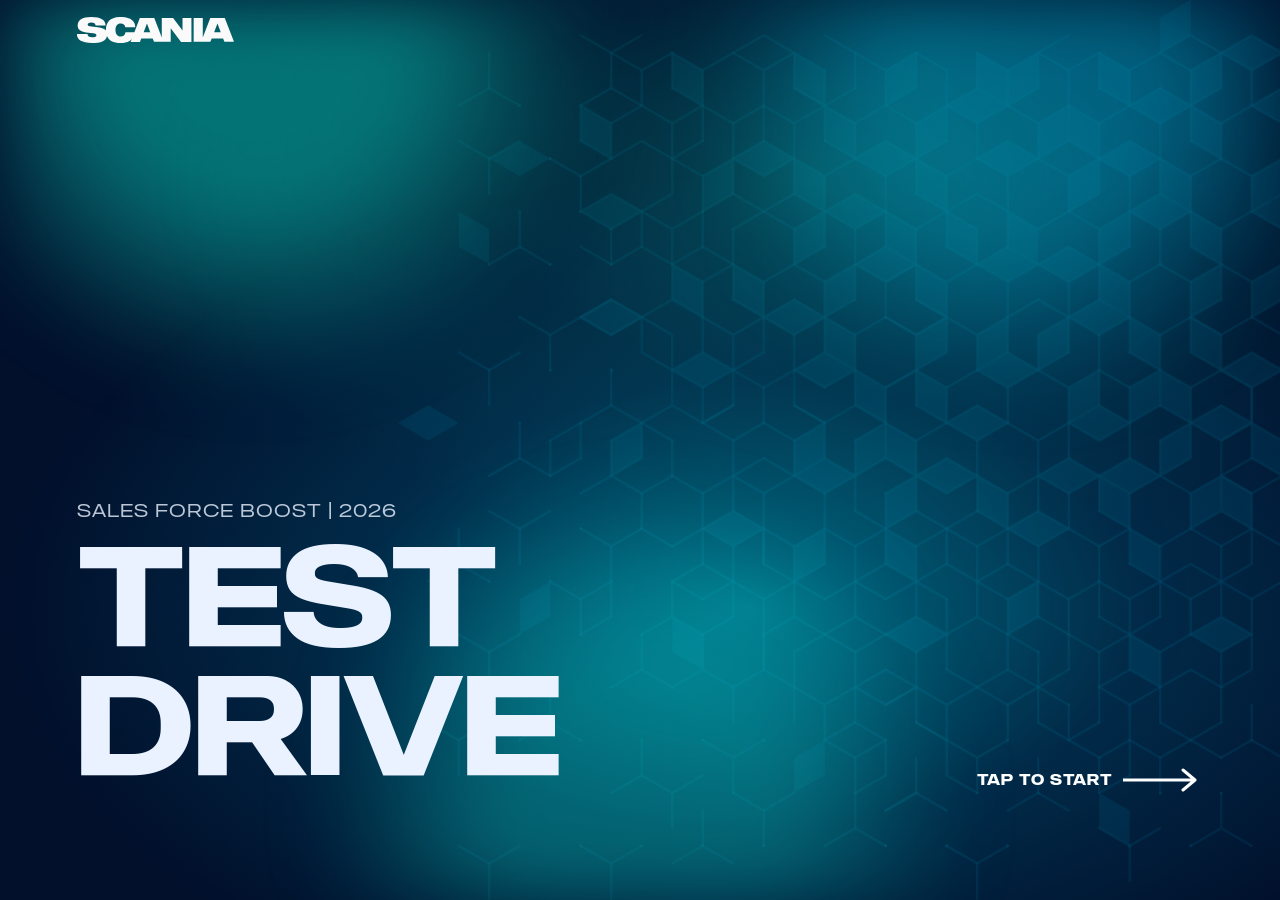
<file: index.html>
<!DOCTYPE html>
<html lang="en">
<head>
  <meta charset="UTF-8" />
  <meta name="viewport" content="width=device-width, initial-scale=1.0, maximum-scale=1.0, user-scalable=no, viewport-fit=cover" />
  <!-- set before any CSS resolves, so the first paint is never sized off the
       unreliable 1vh/100dvh fallback — see core.js for the full explanation -->
  <script>document.documentElement.style.setProperty('--vh', window.innerHeight * 0.01 + 'px');</script>
  <!-- iPad: run fullscreen when added to the home screen -->
  <meta name="apple-mobile-web-app-capable" content="yes" />
  <meta name="mobile-web-app-capable" content="yes" />
  <meta name="apple-mobile-web-app-status-bar-style" content="black-translucent" />
  <meta name="apple-mobile-web-app-title" content="Test Drive" />
  <meta name="theme-color" content="#02102c" />
  <link rel="apple-touch-icon" href="assets/apple-touch-icon.png" />
  <link rel="icon" type="image/svg+xml" href="assets/app-icon.svg" />
  <!-- Android/Chrome: run standalone (no address bar) when added to the home screen -->
  <link rel="manifest" href="manifest.json" />
  <title>Scania · Test Drive</title>
  <link rel="stylesheet" href="styles.css?v=315" />
  <script>if(!location.search)location.replace('index.html?v=11');</script>
</head>
<body class="test form-testdrive">
  <!-- decorative full-page background -->
  <div class="bg-hex" aria-hidden="true"></div>
  <div class="bg-glow" aria-hidden="true"></div>

  <!-- animated hex spotlight layer -->
  <div class="bg-hex-glow" aria-hidden="true"></div>
  <!-- discreet way for staff to reach the admin page -->
  <a class="admin-link" href="admin.html">Admin</a>
  <button class="restart-link" id="restartBtn">Restart</button>

  <main id="app" class="app"><!-- evaluation flow renders here --></main>

  <script src="core.js?v=101"></script>
  <script src="sheets.js?v=22"></script>
  <script src="test.js?v=60"></script>
  <script>
  (function() {
    // Orb 1 — cool cyan, 28s loop
    var pts1 = [[20,10],[72,28],[55,78],[82,52],[18,68],[20,10]];
    var dur1 = 28000;
    // Orb 2 — #01AAD3, 22s loop, different starting phase
    var pts2 = [[78,82],[18,55],[65,18],[30,72],[85,35],[78,82]];
    var dur2 = 22000;
    var start = performance.now() - 8000; // offset so orbs start apart
    var cover = null;
    var baseBg = null;
    function lerp(a,b,t){ return a+(b-a)*t; }
    function ease(t){ return t<0.5?2*t*t:(1-Math.pow(-2*t+2,2)/2); }
    function orbAt(pts, dur, now) {
      var elapsed = (now - start) % dur;
      var n = pts.length - 1;
      var seg = (elapsed / dur) * n;
      var i = Math.min(Math.floor(seg), n-1);
      var f = ease(seg - i);
      return [lerp(pts[i][0], pts[i+1][0], f), lerp(pts[i][1], pts[i+1][1], f)];
    }
    function tick(now) {
      if (!cover || !cover.isConnected) { cover = document.querySelector('.cover'); baseBg = null; }
      if (cover && document.body.classList.contains('is-intro')) {
        if (!baseBg) baseBg = getComputedStyle(cover).background;
        var p1 = orbAt(pts1, dur1, now);
        var p2 = orbAt(pts2, dur2, now);
        cover.style.background =
          'radial-gradient(ellipse 58% 48% at '+p1[0].toFixed(2)+'% '+p1[1].toFixed(2)+'%, rgba(0,240,255,0.42) 0%, rgba(0,200,240,0.15) 52%, transparent 100%), ' +
          'radial-gradient(ellipse 52% 42% at '+p2[0].toFixed(2)+'% '+p2[1].toFixed(2)+'%, rgba(9,172,160,0.38) 0%, rgba(9,140,130,0.13) 52%, transparent 100%), ' +
          baseBg;
      } else if (cover && baseBg) {
        cover.style.background = baseBg;
      }
      requestAnimationFrame(tick);
    }
    requestAnimationFrame(tick);
  })();
  </script>
</body>
</html>
</file>
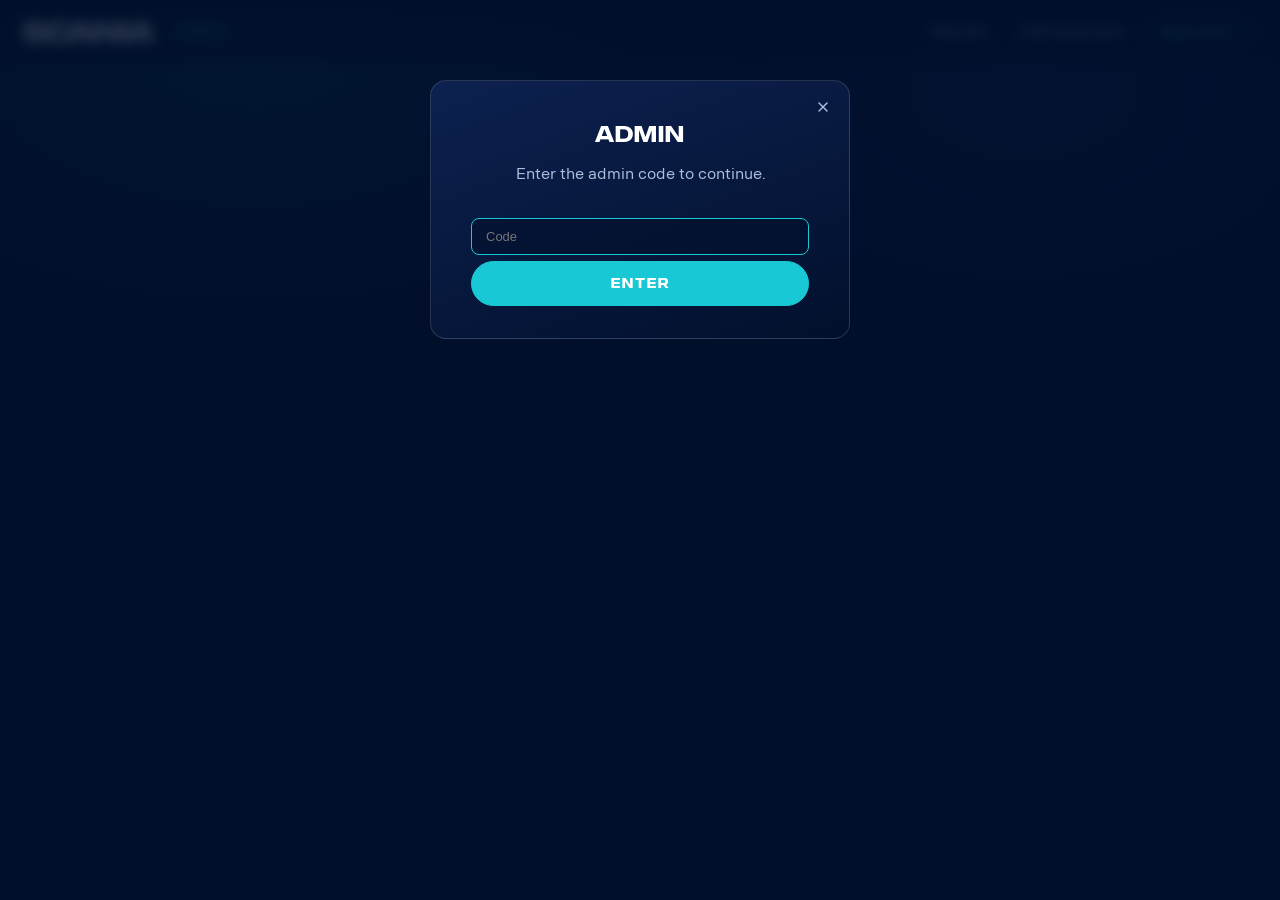
<file: admin.html>
<!DOCTYPE html>
<html lang="en">
<head>
  <meta charset="UTF-8" />
  <meta name="viewport" content="width=device-width, initial-scale=1.0, maximum-scale=1.0, user-scalable=no, viewport-fit=cover" />
  <meta name="theme-color" content="#02102c" />
  <!-- iPad: can be added to the home screen and run as an app, like the kiosk pages -->
  <meta name="apple-mobile-web-app-capable" content="yes" />
  <meta name="mobile-web-app-capable" content="yes" />
  <meta name="apple-mobile-web-app-status-bar-style" content="black-translucent" />
  <meta name="apple-mobile-web-app-title" content="Admin" />
  <link rel="apple-touch-icon" href="assets/apple-touch-icon.png" />
  <link rel="icon" type="image/svg+xml" href="assets/app-icon.svg" />
  <link rel="manifest" href="manifest-admin.json" />
  <title>Scania · Test Drive — Admin</title>
  <link rel="stylesheet" href="styles.css?v=315" />
</head>
<body class="admin">
  <div class="bg-hex" aria-hidden="true"></div>
  <div class="bg-glow" aria-hidden="true"></div>

  <nav class="topnav" aria-label="Admin">
    <span class="topnav__brand"><img class="logo" src="assets/scania-logo.svg" alt="Scania" /><span class="topnav__tag">Admin</span></span>
    <div class="topnav__links">
      <button class="navlink" data-tab="results">Results</button>
      <button class="navlink" data-tab="editor">Edit&nbsp;questions</button>
      <a class="navlink navlink--ext" id="openTestLink" href="index.html">Open&nbsp;test&nbsp;↗</a>
    </div>
  </nav>

  <main id="app" class="app"><!-- results / editor render here --></main>

  <script src="core.js?v=101"></script>
  <script src="sheets.js?v=22"></script>
  <script src="admin.js?v=138"></script>
</body>
</html>
</file>
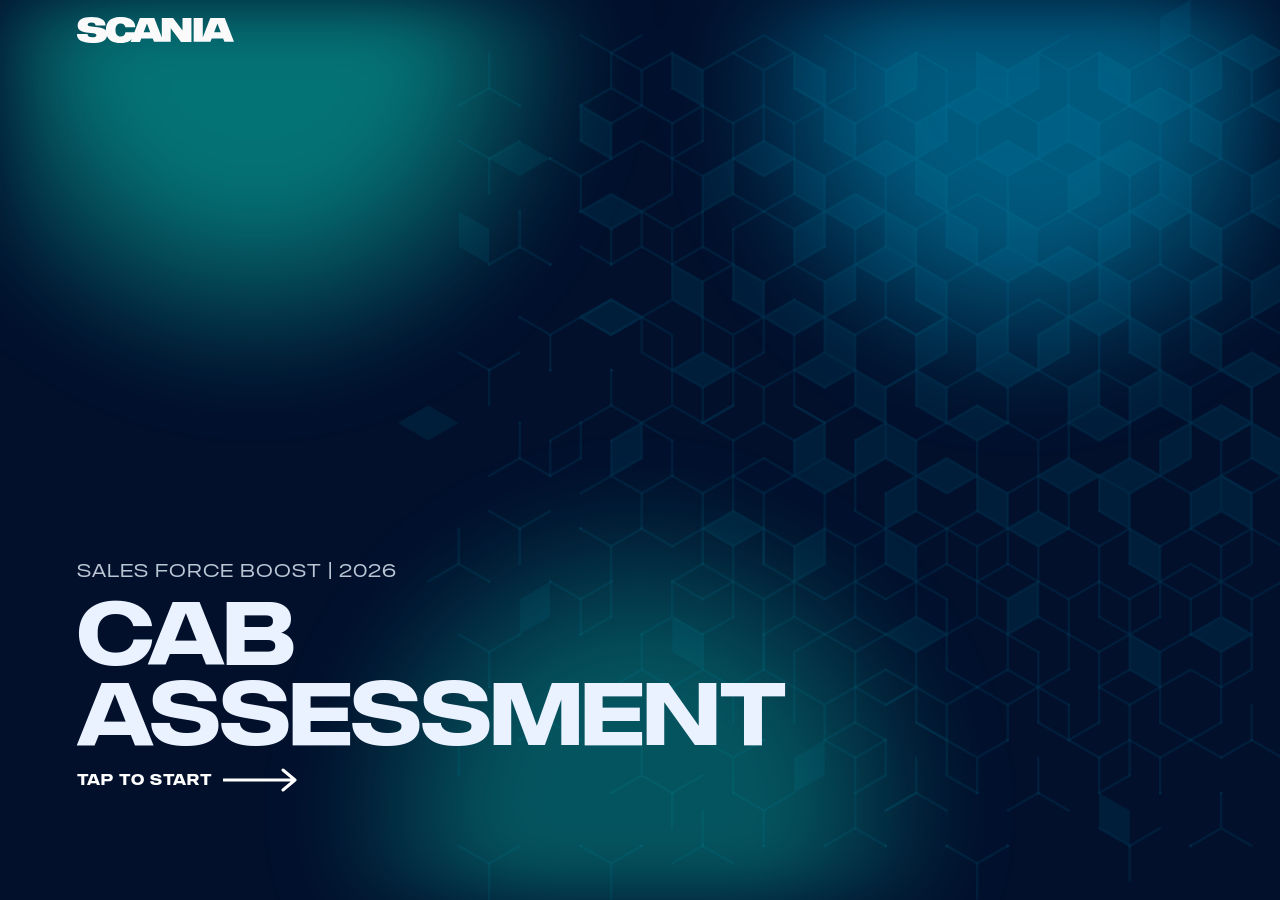
<file: cab.html>
<!DOCTYPE html>
<html lang="en">
<head>
  <meta charset="UTF-8" />
  <meta name="viewport" content="width=device-width, initial-scale=1.0, maximum-scale=1.0, user-scalable=no, viewport-fit=cover" />
  <!-- set before any CSS resolves, so the first paint is never sized off the
       unreliable 1vh/100dvh fallback — see core.js for the full explanation -->
  <script>document.documentElement.style.setProperty('--vh', window.innerHeight * 0.01 + 'px');</script>
  <meta name="apple-mobile-web-app-capable" content="yes" />
  <meta name="mobile-web-app-capable" content="yes" />
  <meta name="apple-mobile-web-app-status-bar-style" content="black-translucent" />
  <meta name="apple-mobile-web-app-title" content="Cab Assessment" />
  <meta name="theme-color" content="#02102c" />
  <link rel="apple-touch-icon" href="assets/apple-touch-icon.png" />
  <link rel="icon" type="image/svg+xml" href="assets/app-icon.svg" />
  <!-- Android/Chrome: run standalone (no address bar) when added to the home screen -->
  <link rel="manifest" href="manifest-cab.json" />
  <meta http-equiv="Cache-Control" content="no-cache, no-store, must-revalidate" />
  <meta http-equiv="Pragma" content="no-cache" />
  <title>Scania · Cab Assessment</title>
  <link rel="stylesheet" href="styles.css?v=315" />
  <script>if(!location.search)location.replace('cab.html?v=9');</script>
</head>
<body class="test form-cab">
  <div class="bg-hex" aria-hidden="true"></div>
  <div class="bg-glow" aria-hidden="true"></div>
  <div class="bg-hex-glow" aria-hidden="true" style="display:none"></div>
  <a class="admin-link" href="admin.html?form=cab">Admin</a>
  <button class="restart-link" id="restartBtn">Restart</button>

  <main id="app" class="app"></main>

  <script src="core.js?v=101"></script>
  <script src="sheets.js?v=22"></script>
  <script src="cab.js?v=99"></script>
</body>
</html>
</file>
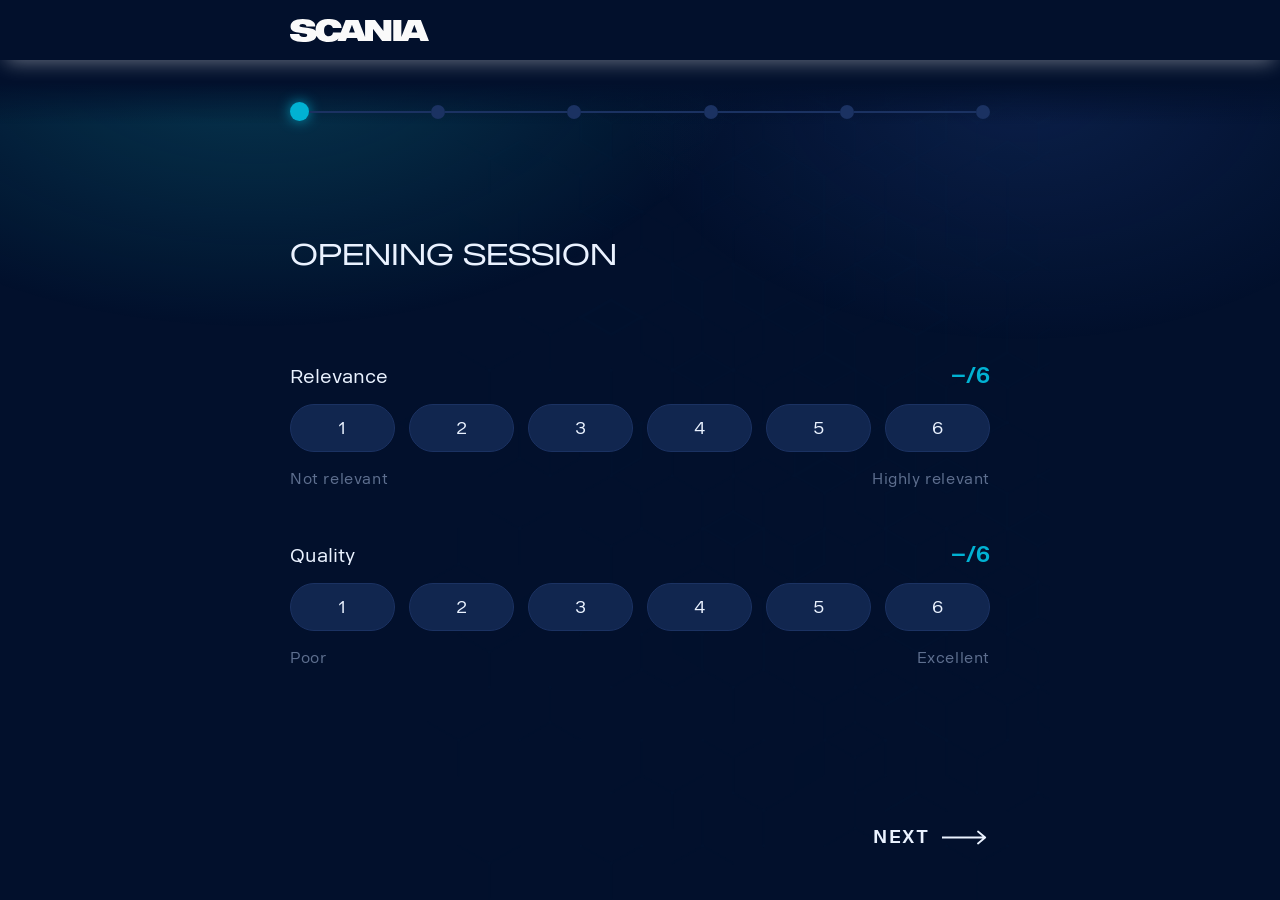
<file: eval.html>
<!DOCTYPE html>
<html lang="en">
<head>
  <meta charset="UTF-8" />
  <meta name="viewport" content="width=device-width, initial-scale=1.0, maximum-scale=1.0, user-scalable=no, viewport-fit=cover" />
  <script>document.documentElement.style.setProperty('--vh', window.innerHeight * 0.01 + 'px');</script>
  <meta name="robots" content="noindex, nofollow" />
  <meta name="apple-mobile-web-app-capable" content="yes" />
  <meta name="mobile-web-app-capable" content="yes" />
  <meta name="apple-mobile-web-app-status-bar-style" content="black-translucent" />
  <meta name="apple-mobile-web-app-title" content="Session Evaluation" />
  <meta name="theme-color" content="#02102c" />
  <link rel="apple-touch-icon" href="assets/apple-touch-icon.png" />
  <link rel="icon" type="image/svg+xml" href="assets/app-icon.svg" />
  <meta http-equiv="Cache-Control" content="no-cache, no-store, must-revalidate" />
  <meta http-equiv="Pragma" content="no-cache" />
  <title>Scania · Session Evaluation</title>
  <link rel="stylesheet" href="styles.css?v=315" />
</head>
<body class="test form-cab form-eval">
  <div class="bg-hex" aria-hidden="true"></div>
  <div class="bg-glow" aria-hidden="true"></div>
  <div class="bg-hex-glow" aria-hidden="true" style="display:none"></div>

  <main id="app" class="app"></main>

  <script src="core.js?v=101"></script>
  <script src="eval.js?v=8"></script>
</body>
</html>
</file>
<file: styles.css>
/* ============================================================
   SCANIA · TEST DRIVE — Sales Force Boost 2026
   Visual system derived from the Figma evaluation tool
   ============================================================ */

@property --mx  { syntax: '<percentage>'; initial-value: 20%; inherits: false; }
@property --my  { syntax: '<percentage>'; initial-value: 10%; inherits: false; }
@property --gx1 { syntax: '<percentage>'; initial-value: 20%; inherits: false; }
@property --gy1 { syntax: '<percentage>'; initial-value: 5%;  inherits: false; }
@property --gx2 { syntax: '<percentage>'; initial-value: 80%; inherits: false; }
@property --gy2 { syntax: '<percentage>'; initial-value: 10%; inherits: false; }

@property --gx1 { syntax: '<percentage>'; inherits: false; initial-value: 20%; }
@property --gy1 { syntax: '<percentage>'; inherits: false; initial-value: 5%; }
@property --gx2 { syntax: '<percentage>'; inherits: false; initial-value: 80%; }
@property --gy2 { syntax: '<percentage>'; inherits: false; initial-value: 10%; }
@property --gx3 { syntax: '<percentage>'; inherits: false; initial-value: 50%; }
@property --gy3 { syntax: '<percentage>'; inherits: false; initial-value: 90%; }

@keyframes glow-orb1 {
  0%   { --gx1: 20%; --gy1:  5%; }
  25%  { --gx1: 72%; --gy1: 28%; }
  50%  { --gx1: 50%; --gy1: 75%; }
  75%  { --gx1: 12%; --gy1: 52%; }
  100% { --gx1: 20%; --gy1:  5%; }
}
@keyframes glow-orb2 {
  0%   { --gx2: 80%; --gy2: 10%; }
  33%  { --gx2: 22%; --gy2: 65%; }
  66%  { --gx2: 68%; --gy2: 88%; }
  100% { --gx2: 80%; --gy2: 10%; }
}
@keyframes glow-orb3 {
  0%   { --gx3: 50%; --gy3: 90%; }
  25%  { --gx3: 15%; --gy3: 40%; }
  50%  { --gx3: 85%; --gy3: 55%; }
  75%  { --gx3: 40%; --gy3: 20%; }
  100% { --gx3: 50%; --gy3: 90%; }
}
@keyframes spotlight-move {
  0%   { --mx: 20%; --my: 10%; }
  20%  { --mx: 72%; --my: 28%; }
  40%  { --mx: 55%; --my: 78%; }
  60%  { --mx: 82%; --my: 52%; }
  80%  { --mx: 18%; --my: 68%; }
  100% { --mx: 20%; --my: 10%; }
}
@keyframes hex-pulse {
  0%, 100% { opacity: .38; }
  50%       { opacity: .62; }
}


@font-face {
  font-family: 'ScaniaSansHeadline';
  src: url('assets/ScaniaSansHeadline-Bold.woff2') format('woff2'),
       url('assets/ScaniaSansHeadline-Bold.woff') format('woff');
  font-weight: 700 900;
  font-style: normal;
}

@font-face {
  font-family: 'ScaniaSansHeadline';
  src: url('assets/ScaniaSansHeadline-Regular.woff2') format('woff2'),
       url('assets/ScaniaSansHeadline-Regular.woff') format('woff');
  font-weight: 100 600;
  font-style: normal;
}

@font-face {
  font-family: 'ScaniaSans';
  src: url('assets/ScaniaSans-Regular.woff2') format('woff2'),
       url('assets/ScaniaSans-Regular.woff') format('woff');
  font-weight: 100 600;
  font-style: normal;
}

@font-face {
  font-family: 'ScaniaSans';
  src: url('assets/ScaniaSans-Bold.woff2') format('woff2'),
       url('assets/ScaniaSans-Bold.woff') format('woff');
  font-weight: 700 900;
  font-style: normal;
}

:root {
  /* core palette */
  --navy-900: #02102c;   /* page / screen base */
  --navy-850: #06173a;
  --navy-800: #0a1e44;   /* raised surfaces */
  --navy-700: #11264f;   /* inputs / tracks */
  --navy-600: #1b3262;   /* borders */
  --ink: #eaf2ff;
  --ink-dim: #9fb2d0;
  --ink-faint: #5e6f8f;

  /* accent */
  --teal: #18c8d4;
  --teal-bright: #2ee6ef;
  --teal-deep: #0a8f9a;

  /* brand colours (for bars / pills / radar) */
  --scania-a: #1ad7e0;  --scania-b: #0a8f9a;
  --volvo-a:  #62299b;  --volvo-b:  #efb4d8;
  --daf-a:    #7c2d10;  --daf-b:    #ff8000;
  --merc-a:   #c2c2c2;  --merc-b:   #3a3a3a;
  --man-a:    #b45309;  --man-b:    #f7a525;

  --radius: 18px;
  --radius-sm: 11px;
  --shadow: 0 24px 60px -20px rgba(0, 0, 0, .7);
  --maxw-phone: 460px;

  --font: 'ScaniaSans', system-ui, -apple-system, 'Segoe UI', Roboto, sans-serif;
}

* { box-sizing: border-box; }

html, body {
  margin: 0;
  min-height: 100%;
  background: var(--navy-900);
  color: var(--ink);
  font-family: var(--font);
  -webkit-font-smoothing: antialiased;
  -webkit-text-size-adjust: 100%;
  text-size-adjust: 100%;
  overscroll-behavior-y: none;            /* no rubber-band / pull-to-refresh */
  -webkit-tap-highlight-color: transparent;
  /* pan-x/pan-y (not "manipulation") so pinch-zoom is blocked too, not just
     double-tap zoom — this is a kiosk, panning/scrolling (admin's Results
     page) still needs to work, actual zooming doesn't. */
  touch-action: pan-x pan-y;
  /* No text selection anywhere in the kiosk/admin UI — a long-press
     shouldn't pop a selection handle on a touchscreen app. Inputs/
     textareas are exempted right below so typing a code or pasting a
     webhook URL in the admin panel still works normally. */
  -webkit-user-select: none;
  user-select: none;
}
input, textarea {
  -webkit-user-select: text;
  user-select: text;
}

body { padding-top: calc(64px + env(safe-area-inset-top)); }
/* test page has no top nav; also a safety net against document-level scroll
   if --vh (see core.js) is ever briefly off — the kiosk flow is a fixed
   single viewport and should never be scrollable regardless. */
body.test { padding-top: env(safe-area-inset-top); overflow: hidden; }
body.is-intro .bg-hex { animation: hex-pulse 20s ease-in-out infinite; }
body.is-intro .bg-glow {
  animation: glow-orb1 40s ease-in-out infinite, glow-orb2 28s ease-in-out infinite, glow-orb3 52s ease-in-out infinite;
  background:
    radial-gradient(circle 55vmin at var(--gx1) var(--gy1), var(--glow-c1, rgba(7,169,158,.65)) 30%, transparent 70%),
    radial-gradient(circle 50vmin at var(--gx2) var(--gy2), var(--glow-c2, rgba(1,152,195,.55)) 30%, transparent 70%),
    radial-gradient(circle 52vmin at var(--gx3) var(--gy3), rgba(7,169,158,.45) 30%, transparent 70%);
  filter: blur(35px);
}


.bg-hex-glow {
  position: fixed;
  inset: 0;
  z-index: 1;
  pointer-events: none;
  opacity: 0;
  border-radius: 50%;
  filter: blur(60px);
}
body.is-intro .bg-hex-glow {
  opacity: 1;
  transition: opacity 0.5s;
  background: radial-gradient(60% 60% at 50% 38%, var(--glow-hex-c, rgba(18,200,212,.35)) 0%, transparent 70%);
}
body.test.is-intro .bg-hex-glow { opacity: 0; }

/* tactile press feedback (touch + click) */
.pill, .vehicle, .btn, .btn-pill, .navlink, .iconbtn, .linkbtn, .cover, .options .pill {
  -webkit-user-select: none;
  user-select: none;
}
.pill:active, .vehicle:active, .btn:active, .btn-pill:active, .iconbtn:active { transform: scale(.97); }
.cover:active { transform: scale(.995); }

/* ---------- decorative background ---------- */
.bg-hex,
.bg-glow {
  position: fixed;
  inset: 0;
  z-index: 0;
  pointer-events: none;
}
.bg-hex {
  opacity: .6;
  animation: none;
  background-image: url("assets/pattern.svg");
  background-size: cover;
  background-position: center;
  background-repeat: no-repeat;
}
.bg-glow {
  --gx1: 20%; --gy1: 5%;
  --gx2: 80%; --gy2: 10%;
  --gx3: 50%; --gy3: 90%;
  background:
    radial-gradient(55% 45% at var(--gx1) var(--gy1), var(--glow-c1, rgba(24,200,212,.22)), transparent 70%),
    radial-gradient(45% 40% at var(--gx2) var(--gy2), var(--glow-c2, rgba(60,110,220,.16)), transparent 70%);
  animation: none;
}

/* ---------- top nav ---------- */
.topnav {
  position: fixed;
  top: 0; left: 0; right: 0;
  min-height: calc(64px + var(--safe-top, 0px));   /* 64px of bar below the iPad status bar, so the logo and links are not squeezed into what is left */
  z-index: 50;
  display: flex;
  align-items: center;
  justify-content: space-between;
  padding: var(--safe-top, 0px) calc(22px + env(safe-area-inset-right)) 0 calc(22px + env(safe-area-inset-left));
  background: linear-gradient(180deg, rgba(2, 16, 44, .92), rgba(2, 16, 44, .55));
  backdrop-filter: blur(10px);
  border-bottom: 1px solid rgba(27, 50, 98, .6);
}
.topnav__brand {
  background: none;
  border: none;
  cursor: default;
  padding: 0;
  display: flex;
  align-items: center;
  gap: 11px;
}
.topnav__tag {
  font-size: 11px;
  font-weight: 700;
  letter-spacing: .16em;
  text-transform: uppercase;
  color: var(--teal);
  border: 1px solid rgba(24, 200, 212, .4);
  border-radius: 999px;
  padding: 4px 10px;
}
/* logo is now an image (assets/scania-logo.svg) — sized by height per context */
.logo {
  display: inline-block;
  width: auto;
  height: 22px;
  vertical-align: middle;
}
.topnav .logo { height: 22px; }
.screen__head .logo { height: 19px; }
.cover > .logo { height: 26px; align-self: flex-start; }   /* don't stretch in column flex */
.slide--cover .logo { align-self: flex-start; }
.topnav__links { display: flex; gap: 6px; align-items: center; }
.navlink {
  background: none;
  border: 1px solid transparent;
  color: var(--ink-dim);
  font-family: var(--font);
  font-weight: 800;
  font-size: 13px;
  letter-spacing: .04em;
  padding: 9px 14px;
  border-radius: 999px;
  cursor: pointer;
  text-decoration: none;
  display: inline-flex;
  align-items: center;
  transition: all .18s ease;
}
.navlink:hover { color: #fff; background: rgba(27, 50, 98, .5); }
.navlink.is-active {
  color: var(--navy-900);
  background: var(--teal);
  border-color: var(--teal);
}
.navlink--ext { color: var(--teal); border-color: rgba(24, 200, 212, .35); }
.navlink--ext:hover { background: rgba(24, 200, 212, .12); color: var(--teal-bright); }

/* test page (no top nav) — invisible corner tap target for the admin page.
   Flush against the physical top-right corner (not inset from it) and
   sized well beyond a normal button, so tapping anywhere in that corner —
   not one precise little spot — opens admin. */
.admin-link {
  position: fixed;
  top: 0;
  right: 0;
  width: 130px;
  height: 100px;
  display: block;
  z-index: 60;
  color: var(--ink-faint);
  text-decoration: none;
  border: none;
  opacity: 0;
}
.sync-badge {
  position: fixed; left: 14px; bottom: 12px; z-index: 60;
  display: none;
  padding: 6px 12px;
  border: 1px solid rgba(255, 190, 80, .55);
  border-radius: 999px;
  background: rgba(40, 28, 6, .8);
  color: #ffbe50;
  font-family: inherit; font-size: 12px; font-weight: 600; line-height: 1; letter-spacing: .02em;
  cursor: pointer;
}
body.is-intro .sync-badge:not([hidden]) { display: block; }
.screen__head-left, .screen__head-right { display: flex; align-items: center; gap: 14px; }
.restart-link {
  font-size: 11px;
  font-weight: 700;
  letter-spacing: .14em;
  text-transform: uppercase;
  color: var(--ink-faint);
  background: none;
  cursor: pointer;
  padding: 9px 14px;
  border-radius: 999px;
  border: 1px solid transparent;
  opacity: .45;
  transition: all .18s ease;
  display: none;
}
.restart-link:hover { opacity: 1; color: var(--ink-dim); border-color: var(--navy-600); background: rgba(2, 16, 44, .5); }

/* ---------- app shell ---------- */
.app {
  position: relative;
  z-index: 1;
  display: flex;
  justify-content: center;
  padding: 34px 20px 80px;
}

/* ---------- the "screen" (phone-style card) ---------- */
.screen {
  position: relative;
  width: 100%;
  max-width: var(--maxw-phone);
  min-height: 720px;
  border-radius: var(--radius);
  background:
    linear-gradient(180deg, rgba(20, 44, 92, .55), rgba(2, 16, 44, .2) 38%),
    var(--navy-900);
  border: 1px solid rgba(27, 50, 98, .8);
  box-shadow: var(--shadow);
  padding: 26px 26px 24px;
  --pad-x: 26px;
  --pad-top: 26px;
  display: flex;
  flex-direction: column;
  overflow: hidden;
}
.screen__body {
  display: flex;
  flex-direction: column;
  flex: 1 1 auto;
  min-height: 0;
  animation: fade .32s ease both;
}
.screen::before {  /* pattern texture inside the screen */
  content: "";
  position: absolute;
  inset: 0;
  opacity: .25;
  background-image: url("assets/pattern.svg");
  background-size: cover;
  background-position: center;
  background-repeat: no-repeat;
  pointer-events: none;
}
.screen > * { position: relative; z-index: 1; }

@keyframes fade {
  from { opacity: 0; }
  to   { opacity: 1; }
}

/* screen header (in-screen Scania + vehicle chip) — bleeds edge-to-edge past
   .screen's own padding (via matching --pad-x/--pad-top custom props). Same
   background as the screen itself — the separation from the content below
   comes from a light glow cast off its bottom edge, not a colour change. */
.screen__head {
  display: flex;
  align-items: center;
  justify-content: space-between;
  min-height: 54px;   /* 26px (.vehicle-chip height) + this rule's own 14px+14px padding, so the header's total height stays fixed whether or not a chip is present */
  position: relative;
  z-index: 1;
  background: var(--navy-900);
  margin: calc(-1 * var(--pad-top, 26px)) calc(-1 * var(--pad-x, 26px)) 36px calc(-1 * var(--pad-x, 26px));
  padding: 14px var(--pad-x, 26px);
}
.screen__head::before {
  /* isolates the glow (::after) from the page's decorative bg-glow blobs,
     which sit right at the top of the page (teal left, blue right) and
     would otherwise tint the glow unevenly and inconsistently between
     screens/vehicles. Fades out rather than cutting off hard, so it
     never reads as a visible block — by the point it's fully transparent,
     the glow itself (::after) has already faded to nothing too. */
  content: '';
  position: absolute;
  left: 0;
  right: 0;
  top: 100%;
  height: 64px;
  background: linear-gradient(180deg, var(--navy-900) 0%, var(--navy-900) 35%, transparent 100%);
  z-index: 0;
  pointer-events: none;
}
.screen__head::after {
  content: '';
  position: absolute;
  inset: 0;
  box-shadow: 0 8px 20px -6px rgba(255,255,255,.4);
  z-index: 1;
  pointer-events: none;
}
.screen__head .logo { font-size: 18px; }

.vehicle-chip {
  display: inline-flex;
  align-items: center;
  height: 26px;
  font-size: 11px;
  font-weight: 700;
  letter-spacing: .08em;
  padding: 0 13px;
  border-radius: 999px;
  border: none;
  color: #fff;
  background: transparent;
  box-shadow: 0 0 14px -2px var(--chip, var(--teal));
  white-space: nowrap;
  position: relative;
}
/* Cab Assessment's intro shows its pre-set vehicle as this chip — make it
   bigger there specifically, not the (unrelated) one in the question-flow
   header, which stays at its current size. */
.cover .vehicle-chip { font-size: 20px; height: 46px; padding: 0 26px; }
/* Cab Assessment's per-vehicle countdown (see cab.js): white while time
   remains, red and counting up ("+0:42") once it's run out. Tabular
   figures so the digits don't jiggle sideways every second. */
.cab-timer {
  font-size: 17px;
  font-weight: 700;
  letter-spacing: .04em;
  font-variant-numeric: tabular-nums;
  color: #fff;
  white-space: nowrap;
  margin-right: 6px;
}
.cab-timer.is-over { color: #ff5a5a; }
@media (min-width: 760px) { .cab-timer { font-size: 22px; margin-right: 10px; } }
.vehicle-chip::before {
  content: '';
  position: absolute;
  inset: 0;
  border-radius: 999px;
  padding: 1.5px;
  background: linear-gradient(135deg, var(--chip, var(--teal)), var(--chip-b, var(--chip, var(--teal))));
  -webkit-mask: linear-gradient(#fff 0 0) content-box, linear-gradient(#fff 0 0);
  -webkit-mask-composite: xor;
  mask-composite: exclude;
  pointer-events: none;
}

.screen__title {
  font-family: 'ScaniaSansHeadline', var(--font);
  font-size: 22px;
  font-weight: 400;
  line-height: 1.2;
  letter-spacing: 0.07px;
  text-transform: uppercase;
  margin: 0;
}
.question-icon { display: block; box-sizing: border-box; width: 112px; height: 112px; object-fit: contain; opacity: 1; margin-bottom: 20px; background: var(--navy-800); border-radius: 10px; padding: 14px; }
.route-icon { display: block; box-sizing: border-box; width: auto; max-width: 100%; height: clamp(130px, 22vh, 290px); object-fit: contain; opacity: 1; margin: 0 auto 12px; background: var(--navy-800); border-radius: 10px; padding: 14px; }
.question-head { display: flex; align-items: stretch; gap: 28px; margin-top: clamp(24px, 5vh, 44px); }
/* Cab Assessment: the icon sits beside just the title (not the whole
   instruction block below it) — center them against each other instead of
   stretching the icon to the title's full height. */
.question-head--cab { gap: clamp(24px, 5vh, 44px); align-items: center; }
.question-head .route-icon { flex: 0 0 auto; width: 34%; max-width: 230px; height: 100%; margin: 0; }
.question-head .question-icon { flex: 0 0 auto; margin: 0; }
.question-head__text { flex: 1 1 auto; min-width: 0; }
.question-head__text .screen__title { margin-top: 0; }
.question-head__text .screen__sub-group { margin-top: 16px; }
.question-head--cab > .screen__title { margin-top: 0; flex: 1 1 auto; min-width: 0; }
/* the instruction text runs full-width below the icon+title row, instead of
   sharing a narrower column with the icon — gives a long multi-sentence
   instruction (e.g. "Cab Entry") the whole width to wrap cleanly into. */
.question-head--cab + .screen__sub-group { margin-top: 16px; }
.screen__sub-group .screen__sub { margin: 0; }
.question-metrics { margin-top: clamp(20px, 10vh, 84px); }
.question-metrics-cab { margin-top: clamp(24px, 10vh, 90px); }
.screen__sub {
  color: var(--ink-dim);
  font-family: 'ScaniaSans', var(--font);
  font-weight: 400;
  font-size: 24px;
  letter-spacing: 0.07px;
  line-height: 1.2;
  margin: 34px 0 0;
  /* avoids a single stray word getting wrapped onto its own line at the
     end of a paragraph (e.g. "...the bed with the\niPad.") */
  text-wrap: pretty;
}
@media (max-width: 600px) {
  .question-head { flex-direction: column; align-items: stretch; margin-top: 26px; }
  .question-head--cab { gap: 24px; }
  .question-head .route-icon { width: auto; max-width: 100%; height: clamp(64px, 11vh, 128px); margin: 0 auto 8px; }
  .question-head .question-icon { width: 92px; height: 92px; margin: 0 auto 12px; }
  .question-metrics { margin-top: 20px; }
  .question-metrics-cab { margin-top: 32px; }
  body.test .stepper { margin-bottom: 28px; }
  .metric { margin-bottom: 22px; }
  .screen__title { font-size: 20px; }
  .screen__sub { font-size: 18px; }
}
.screen__label {
  color: #fff;
  font-family: 'ScaniaSansHeadline', var(--font);
  font-weight: 400;
  font-size: 18px;
  letter-spacing: 1px;
  text-transform: uppercase;
  margin: 0 0 14px;
}
.vehicle-section {
  margin-top: 100px;
}

/* ---------- confirm modal ---------- */
.confirm-overlay {
  position: fixed;
  inset: 0;
  background: rgba(2, 16, 44, 0.85);
  backdrop-filter: blur(6px);
  display: flex;
  align-items: center;
  justify-content: center;
  z-index: 999;
  animation: fade .2s ease both;
}
/* For any confirm-box with a text input (the admin code prompts): centering
   via align-items on a full-viewport-height flex container recalculates —
   and visibly jumps — every time the on-screen keyboard opens or closes and
   resizes the visual viewport. Anchoring near the top with a fixed pixel
   offset instead means it never has to move once the keyboard appears. */
.confirm-overlay--top {
  align-items: flex-start;
  padding-top: max(80px, env(safe-area-inset-top));
}
.confirm-box {
  position: relative;
  background: linear-gradient(160deg, #0d2150, #02102c);
  border: 1px solid rgba(255,255,255,0.14);
  border-radius: 16px;
  padding: 40px 40px 32px;
  max-width: 420px;
  width: 90%;
  text-align: center;
}
.confirm-box__close {
  position: absolute;
  top: 10px;
  right: 10px;
  width: 32px;
  height: 32px;
  display: flex;
  align-items: center;
  justify-content: center;
  background: transparent;
  border: none;
  color: #aebfde;
  cursor: pointer;
  border-radius: 999px;
  transition: background .15s, color .15s;
}
.confirm-box__close:hover { background: rgba(255,255,255,.08); color: #fff; }
.confirm-box__close svg { width: 16px; height: 16px; display: block; }
.confirm-box__title {
  font-family: 'ScaniaSansHeadline', var(--font);
  font-size: 22px;
  font-weight: 700;
  color: #fff;
  margin: 0 0 14px;
  text-transform: uppercase;
  letter-spacing: 1px;
}
.confirm-box__msg {
  font-size: 15px;
  color: #aebfde;
  line-height: 1.6;
  margin: 0 0 32px;
}
.confirm-box__btns {
  display: flex;
  gap: 16px;
  justify-content: center;
}
.confirm-box__btns button {
  flex: 1;
  padding: 14px 20px;
  border-radius: 999px;
  font-family: 'ScaniaSansHeadline', var(--font);
  font-size: 13px;
  font-weight: 700;
  letter-spacing: 2px;
  text-transform: uppercase;
  cursor: pointer;
  transition: all .16s ease;
}
.confirm-box__btns .btn-cancel {
  background: transparent;
  border: 1px solid rgba(255,255,255,0.25);
  color: #aebfde;
}
.confirm-box__btns .btn-cancel:hover { border-color: #fff; color: #fff; }
.confirm-box__btns .btn-confirm {
  background: var(--teal);
  border: 1px solid var(--teal);
  color: #fff;
}
.confirm-box__btns .btn-confirm:hover { opacity: .85; }

/* "Test connection" (admin Sheets sync) — spinner morphs into a check or cross */
.testconn-box .confirm-box__btns { justify-content: center; }
.testconn-box .btn-cancel { flex: 0 0 auto; padding-left: 32px; padding-right: 32px; }
.testconn-icon {
  width: 64px;
  height: 64px;
  margin: 0 auto 20px;
  border-radius: 50%;
  display: flex;
  align-items: center;
  justify-content: center;
  font-size: 30px;
  font-weight: 900;
  color: #fff;
  box-sizing: border-box;
}
.testconn-icon--spin {
  border: 4px solid rgba(255, 255, 255, .15);
  border-top-color: var(--teal);
  animation: testconn-spin .8s linear infinite;
}
.testconn-icon--ok { background: rgba(46, 204, 113, .15); border: 2px solid #2ecc71; color: #2ecc71; }
.testconn-icon--fail { background: rgba(255, 90, 90, .15); border: 2px solid #ff5a5a; color: #ff5a5a; }
@keyframes testconn-spin { to { transform: rotate(360deg); } }

/* ---------- language/country selects ---------- */
.lang-select-wrap {
  margin-top: 120px;
  display: flex;
  flex-direction: column;
  align-items: center;
}
.lang-select-wrap .screen__label {
  width: 100%;
  max-width: 480px;
  text-align: left;
  margin: 0 0 10px;
}
.lang-select-wrap .screen__label + .std-select + .screen__label,
.lang-select-wrap .screen__label + .lang-picker + .screen__label {
  margin-top: 56px;
}

/* Language picker — a custom dropdown instead of a native <select>, only
   because a native <option> can't render the "AI-translated" icon next
   to a language's name (browsers ignore any markup inside <option> and
   show text only). Closed, it's styled identically to .std-select. */
.lang-picker { position: relative; width: 100%; max-width: 480px; }
.lang-picker__trigger {
  width: 100%;
  text-align: left;
  font-weight: 400;
}
.lang-picker__list {
  position: absolute;
  top: calc(100% + 6px);
  left: 0;
  right: 0;
  max-height: 320px;
  overflow-y: auto;
  background: #02102c;
  border: 1px solid rgba(255,255,255,0.18);
  border-radius: 10px;
  box-shadow: 0 12px 32px rgba(0,0,0,.45);
  z-index: 20;
  padding: 6px;
}
.lang-picker__opt {
  width: 100%;
  display: flex;
  align-items: center;
  justify-content: space-between;
  gap: 12px;
  padding: 12px 12px;
  background: transparent;
  border: none;
  border-radius: 8px;
  color: #fff;
  font-family: var(--font);
  font-size: 15px;
  text-align: left;
  cursor: pointer;
}
.lang-picker__opt:hover { background: rgba(255,255,255,0.08); }
.lang-picker__opt.is-selected { background: rgba(24,200,212,.16); color: var(--teal); }
.lang-picker__ai {
  flex-shrink: 0;
  width: 28px;
  height: 28px;
  /* the source SVG is drawn in dark navy (for a light background) —
     force it to solid white so it reads against this dark dropdown
     instead of swapping in a separate light/dark asset */
  filter: brightness(0) invert(1);
}
.std-select {
  width: 100%;
  max-width: 480px;
  padding: 14px 18px;
  background: rgba(255,255,255,0.06);
  border: 1px solid rgba(255,255,255,0.18);
  border-radius: 10px;
  color: #fff;
  font-family: var(--font);
  font-size: 16px;
  appearance: none;
  -webkit-appearance: none;
  background-image: url("data:image/svg+xml,%3Csvg xmlns='http://www.w3.org/2000/svg' width='16' height='10' viewBox='0 0 16 10'%3E%3Cpath d='M1 1l7 7 7-7' stroke='%23aebfde' stroke-width='1.5' fill='none' stroke-linecap='round'/%3E%3C/svg%3E");
  background-repeat: no-repeat;
  background-position: right 16px center;
  cursor: pointer;
}
.std-select:focus { outline: none; border-color: var(--teal); }
.std-select option { background: #02102c; color: #fff; }

/* ---------- footer actions ---------- */
.screen__foot {
  margin-top: auto;
  padding-top: 28px;
  display: flex;
  align-items: center;
  justify-content: space-between;
}
.linkbtn {
  background: none;
  border: none;
  color: var(--ink);
  font-family: var(--font);
  font-weight: 700;
  font-size: 15px;
  letter-spacing: .1em;
  text-transform: uppercase;
  cursor: pointer;
  display: inline-flex;
  align-items: center;
  gap: 12px;
  padding: 24px 24px;
  transition: color .18s ease;
}
.linkbtn:hover { color: var(--teal-bright); }
.linkbtn[disabled] { opacity: .3; cursor: not-allowed; pointer-events: none; }
.linkbtn .arrow { width: 40px; height: 13px; }

/* ---------- option pills (language) ---------- */
.options { display: flex; flex-direction: column; gap: 13px; align-items: center; margin-top: 180px; }
.pill {
  width: 70%;
  min-width: 180px;
  box-sizing: border-box;
  text-align: center;
  padding: 12px 18px;
  border-radius: 999px;
  border: 1.5px solid var(--navy-600);
  background: rgba(10, 30, 68, .35);
  color: var(--ink);
  font-family: var(--font);
  font-weight: 700;
  font-size: 13px;
  letter-spacing: .12em;
  text-transform: uppercase;
  cursor: pointer;
  transition: all .18s ease;
}
.pill:hover { border-color: var(--teal); color: #fff; }
.pill.is-selected {
  background: #fff;
  color: var(--navy-900);
  border-color: #fff;
}

/* ---------- vehicle grid ---------- */
.vgrid {
  display: grid;
  grid-template-columns: 1fr 1fr;
  gap: 20px 11px;
  margin-top: 6px;
}
.vehicle {
  padding: 11px 8px;
  border-radius: 999px;
  border: 1.5px solid transparent;
  background: transparent;
  color: #fff;
  font-family: 'ScaniaSansHeadline', var(--font);
  font-weight: 700;
  font-size: 12.5px;
  letter-spacing: .2px;
  line-height: 1.25;
  text-align: center;
  cursor: pointer;
  transition: all .16s ease;
  /* Full vehicle names vary a lot in length (e.g. "Mercedes Actros 1851
     LS 4x2 E6" vs "MAN TGX") — wrap onto a second line for the longer
     ones instead of clipping with an ellipsis, since a truncated model
     name is actively misleading on an evaluation button. The pill's
     border-radius still rounds fully, so a wrapped 2-line button reads
     as a slightly taller capsule rather than a perfect circle-ended
     pill — an acceptable tradeoff for never hiding part of a name. */
  white-space: normal;
  position: relative;
}
.vehicle::before {
  content: '';
  position: absolute;
  inset: 0;
  border-radius: 999px;
  padding: 1.5px;
  background: linear-gradient(135deg, var(--brand, var(--navy-600)), var(--brand-b, var(--brand, var(--navy-600))));
  -webkit-mask: linear-gradient(#fff 0 0) content-box, linear-gradient(#fff 0 0);
  -webkit-mask-composite: xor;
  mask-composite: exclude;
  pointer-events: none;
}
.vehicle:hover {
  transform: none;
}
.vehicle.is-selected {
  background: linear-gradient(135deg, var(--brand, var(--teal)), var(--brand-b, var(--brand, var(--teal))));
  color: #fff;
  border: 1.5px solid #fff;
  box-shadow: 0 0 22px -3px var(--brand, var(--teal)), 0 0 28px -8px var(--brand-b, var(--brand, var(--teal)));
}
/* DAF's two-tone orange pair blends into a muddy mid-tone at the midpoint of a
   smooth gradient — use hard stops so it reads as two crisp blocks of colour instead. */
.vehicle[data-brand="daf"]::before {
  background: linear-gradient(135deg, var(--brand, #7c2d10) 0%, var(--brand, #7c2d10) 25%, var(--brand-b, #ff8000) 75%, var(--brand-b, #ff8000) 100%);
}
.vehicle.is-selected[data-brand="daf"] {
  background: linear-gradient(135deg, var(--brand, #7c2d10) 0%, var(--brand, #7c2d10) 25%, var(--brand-b, #ff8000) 75%, var(--brand-b, #ff8000) 100%);
}
.vehicle-chip[data-brand="daf"]::before {
  background: linear-gradient(135deg, var(--chip, #7c2d10) 0%, var(--chip, #7c2d10) 25%, var(--chip-b, #ff8000) 75%, var(--chip-b, #ff8000) 100%);
}
/* Mercedes runs its silver/black pair the other way (bottom-left to top-right). */
.vehicle[data-brand="mercedes"]::before {
  background: linear-gradient(315deg, var(--brand, #c2c2c2), var(--brand-b, var(--brand, #c2c2c2)));
}
.vehicle.is-selected[data-brand="mercedes"] {
  background: linear-gradient(315deg, var(--brand, #c2c2c2), var(--brand-b, var(--brand, #c2c2c2)));
}
.vehicle-chip[data-brand="mercedes"]::before {
  background: linear-gradient(315deg, var(--chip, #c2c2c2), var(--chip-b, var(--chip, #c2c2c2)));
}
.bar-fill[data-brand="mercedes"] {
  background: linear-gradient(270deg, var(--a, #c2c2c2), var(--b, #3a3a3a));
}
.vehicle.is-selected::before { display: none; }

/* ---------- progress stepper ---------- */
.stepper { display: flex; align-items: center; margin: 6px 0 clamp(28px, 8vh, 100px); }
.stepper__dot {
  width: 11px; height: 11px;
  border-radius: 50%;
  background: var(--navy-600);
  flex: 0 0 auto;
  transition: all .25s ease;
}
.stepper__line {
  flex: 1 1 auto;
  height: 2px;
  background: var(--navy-600);
  transition: background .25s ease;
}
.stepper__dot.is-done { background: var(--step, var(--teal)); }
.stepper__line.is-done { background: var(--step, var(--teal)); }
.stepper__dot.is-current {
  width: 15px; height: 15px;
  background: var(--step, var(--teal));
  box-shadow: 0 0 14px -1px var(--step, var(--teal));
}

/* ---------- sliders ---------- */
.metric { margin-bottom: 30px; }
.metric__top {
  display: flex;
  align-items: baseline;
  justify-content: space-between;
  margin-bottom: 12px;
}
.metric__label { font-size: 15px; font-weight: 600; }
.metric__value {
  font-size: 16px;
  font-weight: 800;
  color: var(--teal-bright);
  font-variant-numeric: tabular-nums;
}
.slider {
  -webkit-appearance: none;
  appearance: none;
  width: 100%;
  height: 7px;
  border-radius: 999px;
  background: var(--track, var(--navy-700));
  outline: none;
  cursor: pointer;
}
.slider::-webkit-slider-thumb {
  -webkit-appearance: none;
  appearance: none;
  width: 22px; height: 22px;
  border-radius: 50%;
  background: var(--navy-900);
  border: 3px solid var(--track, var(--teal));
  box-shadow: 0 0 14px -1px var(--track, var(--teal-bright));
  cursor: pointer;
  transition: transform .12s ease;
}
.slider::-webkit-slider-thumb:active { transform: scale(1.12); }
.slider::-moz-range-thumb {
  width: 22px; height: 22px;
  border-radius: 50%;
  background: var(--navy-900);
  border: 3px solid var(--track, var(--teal));
  box-shadow: 0 0 14px -1px var(--track, var(--teal-bright));
  cursor: pointer;
}
.metric__ends {
  display: flex;
  justify-content: space-between;
  margin-top: 9px;
  color: var(--ink-faint);
  font-size: 13px;
  letter-spacing: .04em;
}

/* ---------- cover / intro ---------- */
.cover {
  max-width: 520px;
  min-height: 660px;
  border-radius: 22px;
  overflow: hidden;
  position: relative;
  display: flex;
  flex-direction: column;
  justify-content: space-between;
  padding: 28px;
  cursor: pointer;
  border: 1px solid rgba(24, 200, 212, .25);
  background:
    radial-gradient(120% 90% at 42% 28%, rgba(46, 230, 239, .55), transparent 55%),
    radial-gradient(120% 120% at 80% 90%, rgba(10, 60, 70, .9), transparent 60%),
    linear-gradient(150deg, #07303a 0%, #042033 45%, #02102c 100%);
  box-shadow: var(--shadow);
  animation: fade .4s ease both;
}
.cover::before {
  content: "";
  position: absolute;
  inset: 0;
  opacity: .2;
  background-image: url("assets/pattern.svg");
  background-size: cover;
  background-position: center;
  background-repeat: no-repeat;
}
.cover > * { position: relative; z-index: 1; }
/* Cab Assessment's vehicle chip sits as its own flex child between the logo
   and the text block, not inside either — the auto margins soak up the free
   space above and below it, centering it in the large empty gap rather than
   sitting flush against the logo or the text. */
.cover__chip-mid { align-self: flex-start; margin: auto 0; }
.cover__bottom {
  display: grid;
  grid-template-areas: "eyebrow eyebrow" "title cta";
  grid-template-columns: 1fr auto;
  align-items: end;
  gap: 6px 0;
}
/* Cab Assessment's title ("ASSESSMENT") runs much wider than Test Drive's,
   so sharing a row with the cta squeezed it into an awkward 3-line wrap —
   give the cta its own full-width row underneath instead. */
.form-cab .cover__bottom { grid-template-areas: "eyebrow eyebrow" "title title" "cta cta"; }
.form-cab .cover__cta { justify-self: start; margin-top: 6px; }
.cover__eyebrow {
  grid-area: eyebrow;
  font-family: 'ScaniaSansHeadline', var(--font);
  font-size: 13px;
  letter-spacing: 1px;
  color: rgba(234, 242, 255, .8);
  text-transform: uppercase;
  margin-bottom: 6px;
}
.cover__title {
  grid-area: title;
  font-family: 'ScaniaSansHeadline', var(--font);
  font-size: clamp(52px, 10vw, 88px);
  line-height: .92;
  font-weight: 900;
  letter-spacing: 0.07px;
  text-transform: uppercase;
  margin: 0;
}
/* Test Drive and Cab Assessment run in different rooms/setups, so their
   intro titles can be sized independently instead of sharing one value. */
.form-testdrive .cover__title { font-size: clamp(64px, 14vw, 140px); }
.cover__cta {
  grid-area: cta;
  margin-top: 0;
  font-family: 'ScaniaSansHeadline', var(--font);
  font-size: 12px;
  font-weight: 700;
  letter-spacing: 1px;
  text-transform: uppercase;
  color: #fff;
  display: inline-flex;
  align-items: center;
  gap: 10px;
  padding: 0;
  border: none;
}
.cover__cta .arrow {
  width: 80px;
  height: auto;
  flex-shrink: 0;
}

/* ---------- thank you ---------- */
.thanks { text-align: center; align-items: center; justify-content: center; }
.thanks .screen__head { align-self: stretch; }
.thanks__wrap { margin: auto; display: flex; flex-direction: column; align-items: center; }
.thanks__title { font-family: 'ScaniaSansHeadline', var(--font); font-size: 44px; font-weight: 900; text-transform: uppercase; margin: 0 0 14px; letter-spacing: -.03em; }
.thanks__msg { color: #fff; font-size: 15px; max-width: 320px; line-height: 1.5; }
.thanks__btns { display: flex; gap: 12px; margin-top: 28px; flex-wrap: wrap; justify-content: center; }
.thanks__countdown { color: var(--ink-faint); font-size: 13px; margin-top: 28px; letter-spacing: .04em; }
.btn-pill {
  padding: 12px 22px;
  border-radius: 999px;
  border: 1.5px solid var(--teal);
  background: rgba(2, 16, 44, .4);
  color: #fff;
  font-family: var(--font);
  font-weight: 700;
  font-size: 12px;
  letter-spacing: .1em;
  text-transform: uppercase;
  cursor: pointer;
  transition: all .18s ease;
}
.btn-pill:hover { background: var(--teal); color: var(--navy-900); }
.btn-pill.ghost { border-color: var(--navy-600); }
.btn-pill.ghost:hover { background: var(--navy-700); color: #fff; }

/* ============================================================
   RESULTS  (wide landscape views)
   ============================================================ */
.results { width: 100%; max-width: 1180px; }
.results__head {
  display: flex;
  align-items: flex-end;
  justify-content: space-between;
  flex-wrap: wrap;
  gap: 16px;
  margin-bottom: 26px;
}
.results__head h1 {
  letter-spacing: -.02em;
  font-size: 30px;
  font-weight: 900;
  text-transform: uppercase;
  margin: 0;
  letter-spacing: .01em;
}
.results__head p { color: var(--ink-dim); margin: 6px 0 0; font-size: 14px; }
.results__tools { display: flex; align-items: center; justify-content: space-between; gap: 10px; flex-wrap: wrap; width: 100%; }
.results__actions { display: flex; gap: 10px; flex-wrap: wrap; }

.filter-bar { display: flex; gap: 8px; flex-wrap: wrap; margin-bottom: 12px; align-items: center; }
.filter-bar--market { margin-bottom: 22px; }
.filter-bar__label { font-size: 12px; font-weight: 700; color: var(--ink-dim); letter-spacing: .06em; text-transform: uppercase; margin-right: 4px; white-space: nowrap; }
.filter-btn { background: rgba(2,16,44,.6); border: 1.5px solid rgba(27,50,98,.9); border-radius: 999px; color: var(--ink-dim); font-size: 12px; font-weight: 700; letter-spacing: .06em; padding: 6px 16px; cursor: pointer; transition: border-color .15s, color .15s, background .15s; }
.filter-btn:hover { border-color: var(--teal); color: #fff; }
.filter-btn.is-active { background: var(--teal); border-color: var(--teal); color: var(--navy-900); }
.filter-select {
  background: rgba(2,16,44,.6);
  border: 1.5px solid rgba(27,50,98,.9);
  border-radius: 999px;
  color: #fff;
  font-family: var(--font);
  font-size: 12px;
  font-weight: 700;
  letter-spacing: .06em;
  padding: 6px 34px 6px 16px;
  cursor: pointer;
  appearance: none;
  -webkit-appearance: none;
  background-image: url("data:image/svg+xml,%3Csvg xmlns='http://www.w3.org/2000/svg' width='12' height='8' viewBox='0 0 12 8'%3E%3Cpath d='M1 1l5 5 5-5' stroke='%23aebfde' stroke-width='1.5' fill='none' stroke-linecap='round'/%3E%3C/svg%3E");
  background-repeat: no-repeat;
  background-position: right 14px center;
  transition: border-color .15s;
}
.filter-select:hover, .filter-select:focus { outline: none; border-color: var(--teal); }
.filter-select option { background: #02102c; color: #fff; }

.form-switcher { display: flex; gap: 0; margin-bottom: 24px; background: rgba(255,255,255,.04); border-radius: 999px; padding: 3px; border: 1px solid rgba(255,255,255,.08); width: fit-content; }
.conn-test-row { display: flex; align-items: center; justify-content: space-between; gap: 16px; margin-bottom: 24px; }
.conn-test-row .form-switcher { margin-bottom: 0; }
.conn-test-row__tools { display: flex; align-items: center; gap: 8px; }

/* icon-only "Refresh results" button — idle arrow, spins while loading,
   swaps to a checkmark on completion, then settles back to the arrow. */
.btn-icon {
  position: relative;
  width: 38px;
  height: 38px;
  padding: 0;
  flex-shrink: 0;
}
/* Absolutely positioned rather than flex-centered: an SVG flex item sized
   only through CSS width/height was measuring 0 wide in Chrome here even
   with matching width/height attributes — sidestep it by taking both
   icons out of flex layout entirely. */
.btn-icon svg {
  position: absolute;
  top: 50%;
  left: 50%;
  width: 18px;
  height: 18px;
  margin: -9px 0 0 -9px;
}
.btn-icon .icon-check { display: none; }
.btn-icon.is-loading { cursor: default; }
.btn-icon.is-loading .icon-refresh { animation: btn-icon-spin .8s linear infinite; }
.btn-icon.is-done .icon-refresh { display: none; }
.btn-icon.is-done .icon-check { display: block; }
@keyframes btn-icon-spin { to { transform: rotate(360deg); } }
.form-btn { background: transparent; border: none; color: var(--ink-dim); font-family: var(--font); font-size: 13px; font-weight: 700; letter-spacing: .05em; padding: 7px 18px; border-radius: 999px; cursor: pointer; transition: all .15s; white-space: nowrap; }
.form-btn.is-active { background: var(--teal); color: var(--navy-900); }
body.admin .form-btn { font-size: 13px; padding: 7px 18px; }

.empty {
  text-align: center;
  padding: 80px 20px;
  color: var(--ink-dim);
}
.empty h2 { color: var(--ink); font-weight: 800; text-transform: uppercase; }

/* landscape card */
.card {
  position: relative;
  border-radius: var(--radius);
  background:
    linear-gradient(180deg, rgba(20, 44, 92, .4), rgba(2, 16, 44, .1) 40%),
    var(--navy-900);
  border: 1px solid rgba(27, 50, 98, .8);
  box-shadow: var(--shadow);
  padding: 26px 30px;
  overflow: hidden;
}
.card::before {
  content: "";
  position: absolute;
  inset: 0;
  opacity: .25;
  background-image: url("assets/pattern.svg");
  background-size: cover;
  background-position: center;
  background-repeat: no-repeat;
  pointer-events: none;
}
.card > * { position: relative; z-index: 1; }
.card__head {
  display: flex;
  align-items: flex-start;
  justify-content: space-between;
  gap: 20px;
  margin-bottom: 22px;
}
.card__title { font-size: 22px; font-weight: 800; text-transform: uppercase; margin: 0; line-height: 1.1; max-width: 60%; letter-spacing: -.02em; }

.cards-grid {
  display: grid;
  grid-template-columns: repeat(auto-fit, minmax(440px, 1fr));
  gap: 22px;
}

/* horizontal bars */
.bars { display: flex; flex-direction: column; gap: 13px; }
.bar-row { display: flex; align-items: center; gap: 0; }
.bar-track {
  position: relative;
  flex: 1;
  height: 34px;
  border-radius: 8px;
  background: rgba(10, 30, 68, .5);
  overflow: hidden;
}
.bar-fill {
  height: 100%;
  border-radius: 8px;
  background: linear-gradient(90deg, var(--a), var(--b));
  box-shadow: 0 0 18px -4px var(--b);
  display: flex;
  align-items: center;
  min-width: 64px;
  transition: width .9s cubic-bezier(.2, .8, .25, 1);
}
.bar-name {
  font-size: 12px;
  font-weight: 800;
  letter-spacing: .08em;
  text-transform: uppercase;
  color: #fff;
  padding-left: 14px;
  text-shadow: none;
  white-space: nowrap;
  font-family: 'ScaniaSansHeadline', var(--font);
}
.bar-score {
  width: 46px;
  text-align: right;
  font-size: 15px;
  font-weight: 800;
  font-variant-numeric: tabular-nums;
  font-family: 'ScaniaSansHeadline', var(--font);
  color: #fff;
  padding-left: 10px;
}
.bar-axis {
  display: flex;
  justify-content: space-between;
  margin-top: 12px;
  padding-right: 56px;
  color: var(--ink-faint);
  font-size: 10px;
  font-variant-numeric: tabular-nums;
  border-top: 1px solid rgba(255,255,255,.12);
  padding-top: 6px;
}

/* radar / group card */
.group-card { display: grid; grid-template-columns: max-content 1fr; gap: 20px; align-items: center; }
.group-list { display: flex; flex-direction: column; gap: 7px; padding-right: 6px; }
.group-row { display: flex; align-items: center; gap: 12px; }
.group-row .vehicle {
  flex: 1;
  cursor: default;
  font-size: 11px;
  padding: 8px 10px;
}
.group-row .vehicle::before { content: ''; position: absolute; inset: 0; border-radius: 999px; padding: 1.5px; background: linear-gradient(135deg, var(--brand, var(--navy-600)), var(--brand-b, var(--brand, var(--navy-600)))); -webkit-mask: linear-gradient(#fff 0 0) content-box, linear-gradient(#fff 0 0); -webkit-mask-composite: xor; mask-composite: exclude; pointer-events: none; }
.group-row .vehicle:hover { transform: none; box-shadow: none; }
.group-row__score { font-size: 15px; font-weight: 800; width: 34px; text-align: right; font-variant-numeric: tabular-nums; }
.radar-wrap { display: flex; flex-direction: column; align-items: center; margin-top: -24px; }
.radar-legend--interactive { display: flex; gap: 8px; flex-wrap: wrap; justify-content: center; margin-top: 14px; }
.radar-tag { display: inline-flex; align-items: center; gap: 7px; font-size: 11px; font-weight: 700; letter-spacing: .06em; text-transform: uppercase; color: var(--ink-dim); cursor: pointer; user-select: none; padding: 5px 10px; border-radius: 999px; border: 1px solid rgba(255,255,255,.1); transition: color .15s, border-color .15s; }
.radar-tag:hover { border-color: rgba(255,255,255,.22); }
.radar-tag__swatch { width: 12px; height: 12px; border-radius: 3px; display: inline-block; background: var(--c); opacity: .25; transition: opacity .15s; flex-shrink: 0; }
.radar-tag.is-on { color: #fff; border-color: color-mix(in srgb, var(--c) 40%, transparent); }
.radar-tag.is-on .radar-tag__swatch { opacity: 1; }

/* ============================================================
   EDITOR
   ============================================================ */
.editor { width: 100%; max-width: 880px; }
.editor__head { display: flex; align-items: center; justify-content: space-between; flex-wrap: wrap; gap: 14px; margin-bottom: 8px; }
.editor__head h1 { font-size: 30px; font-weight: 900; text-transform: uppercase; margin: 0; letter-spacing: -.02em; }
.editor__hint { color: var(--ink-dim); font-size: 14px; margin: 0 0 22px; line-height: 1.5; }

/* ---------- sheets config ---------- */
.group-setter { display: flex; align-items: center; gap: 10px; }
.group-setter__label { font-size: 13px; font-weight: 700; letter-spacing: .06em; text-transform: uppercase; color: var(--ink-dim); white-space: nowrap; }
.group-setter__wrap { position: relative; }
.group-setter__toggle {
  background: rgba(2,16,44,.6); border: 1.5px solid rgba(27,50,98,.9);
  border-radius: 999px; color: var(--ink-dim); font-size: 13px; font-weight: 700;
  letter-spacing: .06em; padding: 8px 18px; cursor: pointer; white-space: nowrap;
  transition: border-color .15s, color .15s; width: 160px; text-align: center;
}
.group-setter__toggle.is-set { border-color: var(--teal); color: #fff; }
.group-setter__toggle:hover { border-color: var(--teal); color: #fff; }
.group-setter__dropdown {
  display: none; position: absolute; top: calc(100% + 6px); left: 0;
  background: rgba(4,20,54,.97); border: 1px solid rgba(27,50,98,.9);
  border-radius: 12px; padding: 6px; z-index: 100;
  display: grid; grid-template-columns: 1fr; gap: 4px;
  width: 160px; opacity: 0; pointer-events: none;
  transform: translateY(-6px); transition: opacity .15s, transform .15s;
}
.group-setter__dropdown.is-open { opacity: 1; pointer-events: all; transform: translateY(0); }
.group-setter__item {
  background: none; border: none; border-radius: 8px; color: var(--ink-dim);
  font-size: 13px; font-weight: 700; padding: 8px 12px; cursor: pointer;
  text-align: center; transition: background .12s, color .12s;
}
.group-setter__item:hover { background: rgba(27,50,98,.6); color: #fff; }
.group-setter__item.is-active { background: var(--teal); color: var(--navy-900); }
.sheets-cfg { background: rgba(10,30,68,.45); border: 1px solid rgba(27,50,98,.8); border-radius: 14px; padding: 22px 24px; margin-bottom: 32px; }
.sheets-cfg__title { font-size: 16px; font-weight: 800; text-transform: uppercase; letter-spacing: .08em; margin: 0 0 8px; color: var(--teal-bright); }
.sheets-cfg__hint { color: var(--ink-dim); font-size: 13px; margin: 0 0 16px; line-height: 1.5; }
.sheets-cfg__row { display: flex; gap: 10px; flex-wrap: wrap; align-items: center; }
.sheets-cfg__input { flex: 1; min-width: 240px; background: rgba(2,16,44,.6); border: 1px solid rgba(27,50,98,.9); border-radius: 8px; color: #fff; font-size: 13px; padding: 10px 14px; outline: none; }
.sheets-cfg__input:focus { border-color: var(--teal); }
.sheets-cfg__input[readonly] { color: var(--ink-dim); background: rgba(2,16,44,.3); cursor: not-allowed; }
.sheets-cfg__input[readonly]:focus { border-color: rgba(27,50,98,.9); }
.sheets-cfg__status { font-size: 13px; color: var(--ink-dim); margin: 10px 0 0; }

.qcard {
  background: linear-gradient(180deg, rgba(20, 44, 92, .35), rgba(2, 16, 44, .1) 50%), var(--navy-900);
  border: 1px solid rgba(27, 50, 98, .8);
  border-radius: var(--radius);
  padding: 20px 22px;
  margin-bottom: 18px;
}
.qcard__bar { display: flex; align-items: center; gap: 10px; margin-bottom: 16px; }
.qcard__idx {
  width: 30px; height: 30px;
  flex: 0 0 auto;
  border-radius: 8px;
  background: var(--teal);
  color: var(--navy-900);
  font-weight: 900;
  display: grid;
  place-items: center;
  font-size: 14px;
}
.qcard__code { font-size: 12px; color: var(--ink-dim); opacity: .7; cursor: help; }
.qcard__bar .spacer { flex: 1; }
.tr-badge { font-size: 12px; font-weight: 700; padding: 5px 10px; border-radius: 999px; border: 1px solid transparent; white-space: nowrap; }
.tr-badge--ok { color: #5fe0a0; border-color: rgba(95, 224, 160, .4); }
.tr-badge--stale { color: #ffbe50; border-color: rgba(255, 190, 80, .55); }
.tr-badge--unverified { color: var(--ink-dim); border-color: var(--navy-600); }
.tr-badge--missing { color: var(--ink-faint); border-color: var(--navy-600); }
.tr-badge__btn { padding: 5px 12px; font-size: 12px; }
.qcard__catlabel { font-size: 15px; font-weight: 800; color: var(--teal-bright); }

.lang-edit-bar { background: rgba(10,30,68,.45); border: 1px solid rgba(27,50,98,.8); border-radius: 14px; padding: 20px 24px; margin-bottom: 32px; }
.lang-edit-bar label { display: block; font-size: 11px; letter-spacing: .12em; text-transform: uppercase; color: var(--ink-dim); margin-bottom: 8px; }
.lang-edit-bar__hint { color: var(--ink-dim); font-size: 13px; margin: 12px 0 0; line-height: 1.5; }
.field__en { display: block; text-transform: none; letter-spacing: 0; font-size: 12px; color: var(--ink-dim); opacity: .7; font-weight: 400; margin-top: 2px; }

.field { margin-bottom: 14px; }
.field label {
  display: block;
  font-size: 11px;
  letter-spacing: .12em;
  text-transform: uppercase;
  color: var(--ink-dim);
  margin-bottom: 6px;
}
.input, .textarea {
  width: 100%;
  background: var(--navy-700);
  border: 1px solid var(--navy-600);
  border-radius: var(--radius-sm);
  color: var(--ink);
  font-family: var(--font);
  font-size: 16px;            /* >=16px avoids iOS focus-zoom */
  padding: 12px 14px;
  resize: vertical;
}
.input:focus, .textarea:focus { outline: none; border-color: var(--teal); box-shadow: 0 0 0 3px rgba(24, 200, 212, .15); }

.renumber-bar { display: flex; align-items: center; gap: 18px; margin: 0 0 22px; padding: 14px 18px; border: 1px dashed var(--navy-600); border-radius: var(--radius-sm); }
.renumber-bar p { margin: 0; flex: 1; font-size: 13px; line-height: 1.5; color: var(--ink-dim); }
.icon-picker { display: flex; align-items: center; gap: 12px; }
.icon-picker__preview, .icon-picker__empty {
  width: 64px; height: 64px;
  flex: 0 0 auto;
  border-radius: var(--radius-sm);
  background: var(--navy-800);
  border: 1px solid var(--navy-600);
  object-fit: contain;
  padding: 6px;
}
.icon-picker__preview--cab { background: #10305f; }   /* cab icons are white line art — need a dark ground */
.icon-picker__empty {
  display: grid; place-items: center;
  font-size: 10px; color: var(--ink-faint); text-align: center;
}

.metric-edit {
  border: 1px dashed var(--navy-600);
  border-radius: var(--radius-sm);
  padding: 14px;
  margin-bottom: 12px;
}
.metric-edit__grid {
  display: grid;
  grid-template-columns: 2fr 1fr 1fr 64px;
  gap: 10px;
  align-items: end;
}

.iconbtn {
  background: rgba(10, 30, 68, .6);
  border: 1px solid var(--navy-600);
  color: var(--ink-dim);
  width: 32px; height: 32px;
  border-radius: 8px;
  cursor: pointer;
  font-size: 15px;
  display: grid;
  place-items: center;
  transition: all .15s ease;
}
.iconbtn:hover { color: #fff; border-color: var(--teal); }
.iconbtn.danger:hover { color: #fff; background: #c1121f; border-color: #c1121f; }
.iconbtn[disabled] { opacity: .25; cursor: not-allowed; }

.btn {
  background: var(--teal);
  border: none;
  color: var(--navy-900);
  font-family: var(--font);
  font-weight: 800;
  font-size: 13px;
  letter-spacing: .05em;
  padding: 9px 18px;
  border-radius: 999px;
  cursor: pointer;
  transition: all .16s ease;
}
.btn:hover { filter: brightness(1.08); }
.btn.secondary { background: transparent; color: var(--ink); border: 1.5px solid var(--navy-600); }
.btn.secondary:hover { border-color: var(--teal); }
.btn.add { width: 100%; background: transparent; color: var(--teal); border: 1.5px dashed var(--teal); margin-top: 4px; }
.btn.add:hover { background: rgba(24, 200, 212, .1); }

.editor__foot {
  position: sticky;
  bottom: 0;
  margin-top: 20px;
  padding: 16px;
  display: flex;
  gap: 12px;
  justify-content: flex-end;
  background: linear-gradient(0deg, var(--navy-900) 30%, transparent);
  border-radius: var(--radius);
}
.toast {
  position: fixed;
  bottom: 24px;
  left: 50%;
  transform: translateX(-50%) translateY(20px);
  background: var(--teal);
  color: var(--navy-900);
  font-weight: 800;
  padding: 12px 22px;
  border-radius: 999px;
  z-index: 100;
  opacity: 0;
  pointer-events: none;
  transition: all .3s ease;
  box-shadow: 0 10px 30px -8px rgba(0, 0, 0, .6);
}
.toast.show { opacity: 1; transform: translateX(-50%) translateY(0); }

/* ---------- responsive ---------- */
@media (max-width: 720px) {
  .group-card { grid-template-columns: 1fr; }
  .group-list { max-height: none; order: 2; }
  .card__title { max-width: 100%; }
  .cover__title { font-size: clamp(52px, 10vw, 88px); }
  .metric-edit__grid { grid-template-columns: 1fr 1fr; }
  .topnav__links .navlink { padding: 8px 9px; font-size: 12px; }
}
@media (max-width: 480px) {
  .cover__bottom {
    grid-template-areas: "eyebrow" "chip" "title" "cta";
    grid-template-columns: 1fr;
  }
  .cover__cta { align-self: start; margin-top: 18px; }

  /* narrow phones: two columns leaves too little width for longer vehicle
     names (e.g. "Volvo FH Electric", "Mercedes eActros") and they get
     ellipsis-truncated — shrink the pill typography so full names fit
     while keeping the 2-column grid (a 1-column grid would double the
     list height and overflow the fixed-height kiosk screen). */
  .vehicle { font-size: 10px; letter-spacing: .5px; padding: 8px 5px; }
}

/* ============================================================
   TOUCH DEVICES — bigger hit targets, no sticky hover
   ============================================================ */
@media (pointer: coarse) {
  /* sliders: easy to grab, and dragging never scrolls the page */
  .slider { height: 10px; touch-action: none; }
  .slider::-webkit-slider-thumb { width: 32px; height: 32px; border-width: 4px; }
  .slider::-moz-range-thumb { width: 32px; height: 32px; border-width: 4px; }
  .iconbtn { width: 44px; height: 44px; font-size: 17px; }
  .navlink { padding: 12px 15px; }
  .linkbtn { padding: 18px 4px; min-height: 56px; }
}

/* neutralise hover styles that would "stick" after a tap */
@media (hover: none) {
  .vehicle:hover { transform: none; box-shadow: none; }
  .pill:hover { color: var(--ink); border-color: var(--navy-600); }
  .navlink:hover { background: none; color: var(--ink-dim); }
  .btn:hover { filter: none; }
  .btn.add:hover { background: transparent; }
  .btn-pill:hover { background: rgba(2, 16, 44, .4); color: #fff; }
  .btn-pill.ghost:hover { background: rgba(2, 16, 44, .4); }
  .iconbtn:hover { color: var(--ink-dim); border-color: var(--navy-600); }
  .linkbtn:hover { color: var(--ink); gap: 10px; }
}

/* ============================================================
   iPad / TABLET — kiosk-sized evaluation screen, both orientations
   (scoped to iPad-class viewports ≤1366px so large desktops are unchanged;
   covers every iPad size in portrait and landscape)
   ============================================================ */
@media (min-width: 760px) and (max-width: 1366px) {
  .app {
    align-items: center;
    min-height: calc(100dvh - 64px - env(safe-area-inset-top));
    padding: 30px 28px calc(46px + env(safe-area-inset-bottom));
  }
  /* no nav to restart. Uses --vh, not 100dvh — .app's own height (below, in
     the fullscreen kiosk block) is already set from --vh; min-height and
     height are different properties and don't override one another, so a
     stale dvh-based min-height here could still force .app taller than the
     real viewport even after that fix, pushing .cover (centered inside it)
     down and off the bottom of the screen. */
  body.test .app { min-height: calc(var(--vh, 1vh) * 100 - env(safe-area-inset-top)); }
  body.test .screen__foot  { margin-top: auto; }
  body.admin .app { align-items: flex-start; }

  /* Lock all admin UI element sizes — prevent tablet overrides from inflating them */
  body.admin .btn { font-size: 13px; padding: 11px 18px; }
  body.admin .filter-btn { font-size: 12px; padding: 6px 16px; }
  body.admin .radar-tag { font-size: 11px; padding: 5px 10px; }
  body.admin .navlink { font-size: 13px; padding: 8px 14px; }
  body.admin .vehicle { font-size: 11px; padding: 8px 10px; }

  /* the evaluation "screen" fills the iPad comfortably and adapts to orientation */
  .screen {
    max-width: 700px;
    min-height: min(960px, calc(100dvh - 150px - env(safe-area-inset-top)));
    padding: 44px 48px 38px;
    --pad-x: 48px;
    --pad-top: 44px;
    border-radius: 28px;
  }
  .screen__head .logo { height: 23px; }
  .question-icon { width: 112px; height: 112px; margin-bottom: 24px; }
  /* narrower gap between the cab-assessment icon and its instruction text —
     the default clamp(24px, 5vh, 44px) left the text column too narrow for
     a long multi-sentence instruction (e.g. "Cab Entry"), wrapping it into
     three ragged lines instead of two clean ones. */
  .question-head--cab { gap: 24px; }
  .route-icon { height: clamp(120px, 15vh, 220px); }
  .screen__title { font-size: 30px; margin-top: 32px; }
  .screen__sub { font-size: 20px; margin-top: 28px; }
  .screen__label { font-size: 18px; margin: 32px 0 22px; }

  /* stepper */
  .stepper__dot { width: 14px; height: 14px; }
  .stepper__dot.is-current { width: 19px; height: 19px; }

  /* language pills */
  .options { gap: 18px; margin-top: 180px; }
  .pill { width: 64%; font-size: 15px; padding: 18px 24px; letter-spacing: .14em; }

  /* vehicle grid */
  .vehicle-section { margin-top: 100px; }
  .vgrid { gap: 20px 16px; margin-top: 16px; }
  .vehicle { padding: 10px 5px; min-height: 48px; display: flex; align-items: center; justify-content: center; }
  .group-row .vehicle { font-size: 11px; padding: 8px 10px; min-height: unset; }
  .vehicle-chip { font-size: 14px; padding: 0 20px; height: 32px; }
  .screen__head { min-height: 60px; }   /* 32px (.vehicle-chip height on tablet) + 14px+14px padding */

  /* sliders / metrics */
  .metric { margin-bottom: 42px; }
  .metric__label { font-size: 19px; }
  .metric__top { margin-bottom: 16px; }
  .metric__value { font-size: 21px; }
  .metric__ends { font-size: 15px; margin-top: 18px; }
  .slider { height: 10px; }
  .slider::-webkit-slider-thumb { width: 30px; height: 30px; border-width: 4px; }
  .slider::-moz-range-thumb { width: 30px; height: 30px; border-width: 4px; }

  /* footer actions */
  .screen__foot { padding-top: 34px; }
  .linkbtn { font-size: 18px; }
  .linkbtn .arrow { width: 48px; height: 15px; }

  /* cover */
  .cover {
    max-width: 640px;
    min-height: min(920px, calc(100dvh - 120px - env(safe-area-inset-top)));
    padding: 44px;
    border-radius: 28px;
  }
  .cover__eyebrow { font-size: 18px; }
  .cover__title { font-size: clamp(52px, 10vw, 88px); }
  .cover__cta { font-size: 15px; margin-top: 26px; }

  /* thank you */
  .thanks__title { font-size: 58px; }
  .thanks__msg { font-size: 18px; max-width: 380px; }
  .btn-pill { padding: 16px 26px; font-size: 14px; }
}

/* iPad landscape: let the screen breathe horizontally without getting too tall.
   max-height was 800px, which excluded the iPad 9th gen — the model actually
   deployed on the kiosk tablet, at 1080x810 landscape (810 > 800) — raised to
   830px so it's included, while iPad Pro 11"/12.9" (834px/1024px) still fall
   through to the roomier default tablet rules above. */
@media (min-width: 760px) and (max-width: 1366px) and (orientation: landscape) and (max-height: 830px) {
  .cover__title { font-size: 76px; }
  .form-testdrive .cover__title { font-size: 96px; }
  .screen { padding: 20px clamp(28px,6vw,80px) 20px; --pad-x: clamp(28px,6vw,80px); --pad-top: 20px; }
  .screen__title { font-size: 22px; }
  .screen__label { margin: 16px 0 12px; }
  /* the vehicle grid's 100px top margin (set for the roomier default tablet
     rules above) pushed a 6-row grid down far enough to overlap the
     absolutely-positioned footer on the iPad 9th gen's 810px-tall landscape
     viewport — confirmed by measuring the grid's bottom edge past the
     footer's top edge at that exact size. */
  .vehicle-section { margin-top: 24px; }
  .vgrid { gap: 8px 11px; }
  .vehicle { padding: 7px 8px; }
  .screen__foot { margin-top: 16px; }
  /* Moved the question head up (40.5px → 16px) to free up room for a
     question-to-slider gap that's the same fixed size on every question,
     instead of the roomy ~81px default some categories got and the cramped
     16px others needed to avoid overlapping the footer. */
  body.test .screen__body .question-head { margin-top: 16px; }
  body.test .screen__body .question-metrics-cab,
  body.test .screen__body .question-metrics { margin-top: 36px; }
  /* A Cab Assessment category with 2+ sliders and a long instruction (e.g.
     an admin-edited "Cab Entry" or "Driver ergonomics") still needed its
     icon, instruction and inter-slider spacing tightened further on top of
     the above to fit above the footer on the iPad 9th gen's exact 1080x810
     landscape viewport — measured overlaps of up to 156px before these. */
  body.test .screen__body:has(.metric:nth-of-type(2)) .question-icon { width: 70px; height: 70px; }
  body.test .screen__body:has(.metric:nth-of-type(2)) .screen__sub { font-size: 14px; line-height: 1.3; }
  body.test .screen__body:has(.metric:nth-of-type(2)) .metric { margin-bottom: 8px; }
  /* the gap above the instruction text now lives on the .screen__sub-group
     wrapper, not on each individual .screen__sub paragraph inside it — Test
     Drive still nests that group inside .question-head__text, while Cab
     Assessment's icon+title row now has it as a plain sibling, so both
     need their own selector here. */
  body.test .screen__body:has(.metric:nth-of-type(2)) .question-head__text .screen__sub-group { margin-top: 8px; }
  body.test .screen__body:has(.metric:nth-of-type(2)) .question-head--cab + .screen__sub-group { margin-top: 2px; }
  body.test .screen__body:has(.metric:nth-of-type(2)) .question-metrics-cab { margin-top: 8px; }
  /* Cab Assessment: every question gets those same compact sizes, not just
     the ones with several sliders — the icon, text and gaps no longer change
     size from one question to the next. The tallest question (three sliders)
     decides what fits, so that is the size they all share. */
  body.test .screen__body:has(.question-head--cab) .question-icon { width: 70px; height: 70px; }
  body.test .screen__body:has(.question-head--cab) .screen__sub { font-size: 14px; line-height: 1.3; }
  body.test .screen__body:has(.question-head--cab) .metric { margin-bottom: 8px; }
  body.test .screen__body:has(.question-head--cab) .question-head--cab + .screen__sub-group { margin-top: 2px; }
  body.test .screen__body:has(.question-head--cab) .question-metrics-cab { margin-top: 8px; }
  /* Same centring as in portrait (see there) for the three-slider question:
     in a browser window rather than the full-screen app it ran into the
     BACK/NEXT buttons while sitting well below the progress bar. */
  body.test .screen:has(.metric:nth-of-type(3)) .stepper { margin-bottom: 0; }
  body.test .screen__body:has(.metric:nth-of-type(3)) .question-head--cab { margin-top: auto; }
  body.test .screen__body:has(.metric:nth-of-type(3)) .question-metrics-cab { margin-bottom: auto; }
  body.test .screen { padding: 12px clamp(28px,6vw,80px) 12px; --pad-x: clamp(28px,6vw,80px); --pad-top: 12px; }
  body.test .screen__title { margin-top: 0; }
  body.test .screen__foot  { margin-top: 12px; }
}

/* Narrow laptop windows that are also very short (e.g. ~1280x680): the
   iPad-landscape rules above already sit at their floor for icon, text and
   gaps between sliders, and the three-slider question was still ~16px too
   tall — so tighten the spacing inside each slider as well. */
@media (min-width: 760px) and (max-width: 1366px) and (orientation: landscape) and (max-height: 700px) {
  body.test .screen__body:has(.question-head--cab) .metric__top { margin-bottom: 8px; }
  body.test .screen__body:has(.question-head--cab) .metric__ends { margin-top: 8px; }
}

/* Laptop / desktop windows: wider than the tablet rules above stop at
   (1366px) but often short — a MacBook browser window is typically ~780-860px
   tall — and with the full-size desktop spacing the Cab Assessment questions
   with several sliders ran into the BACK/NEXT buttons ("Cab Entry" by ~190px
   at 1440x780, the two-slider "Driver ergonomics" by ~30px). Compact them the
   same way the iPad landscape rules do, just less tightly since there's more
   room, and centre the three-slider one between the progress bar and the
   footer. Questions with a single slider already fit and are left alone. */
@media (min-width: 1367px) and (max-height: 1000px) {
  body.test .screen__body:has(.question-head--cab) .question-icon { width: 80px; height: 80px; }
  body.test .screen__body:has(.question-head--cab) .screen__sub { font-size: 17px; line-height: 1.3; }
  body.test .screen__body:has(.question-head--cab) .metric { margin-bottom: 16px; }
  body.test .screen__body:has(.question-head--cab) .question-head--cab + .screen__sub-group { margin-top: 10px; }
  body.test .screen__body:has(.question-head--cab) .question-metrics-cab { margin-top: 30px; }
  body.test .screen:has(.metric:nth-of-type(3)) .stepper { margin-bottom: 0; }
  body.test .screen__body:has(.metric:nth-of-type(3)) .question-head--cab { margin-top: auto; }
  body.test .screen__body:has(.metric:nth-of-type(3)) .question-metrics-cab { margin-bottom: auto; }
}
/* Very short windows (small MacBook screen with a bookmarks bar, ~700px):
   the above is still ~20px short, even for the long single-slider questions,
   so tighten the gap under the progress bar and the multi-slider spacing a
   bit more. */
@media (min-width: 1367px) and (max-height: 740px) {
  body.test .screen:has(.question-head--cab) .stepper { margin-bottom: 20px; }
  body.test .screen__body .question-head--cab { margin-top: 16px; }
  body.test .screen__body:has(.question-head--cab) .question-icon { width: 70px; height: 70px; }
  body.test .screen__body:has(.question-head--cab) .screen__sub { font-size: 15px; }
  body.test .screen__body:has(.question-head--cab) .metric { margin-bottom: 10px; }
  body.test .screen__body:has(.question-head--cab) .question-metrics-cab { margin-top: 20px; }
}

/* iPad / kiosk-tablet PORTRAIT: the tall aspect ratio leaves a lot of vertical
   room between the header/stepper and the footer buttons — most questions
   have at most two sliders, so the content block ends up pinned to the top
   with a large empty gap beneath it. Centre it in the space rather than
   top-anchoring, biased toward the top third (the padding-bottom shrinks the
   box being centred against, from the bottom only, pulling the centred
   content upward). */
@media (min-width: 760px) and (max-width: 1366px) and (orientation: portrait) {
  body.test .screen__body { justify-content: center; padding-bottom: 16vh; }
  /* Question screens: centering the whole block (icon + title + sliders) as
     a unit means its top edge shifts depending on how many sliders that
     question has — pin the title to a fixed distance from the top instead,
     so it's the same on every question regardless of content length. The
     sliders below just follow their own normal spacing under it. */
  body.test .screen__body:has(> .question-head) { justify-content: flex-start; padding-bottom: 0; }
  /* Language and vehicle-choice screens: centring each one on its own content put the title at a different height
     depending on how much there is below it. Pin the title to the same distance from the top on all of them. */
  body.test .screen__body:has(> .screen__title:first-child) { justify-content: flex-start; padding-top: 9vh; padding-bottom: 0; }
  /* Fixed distance from the progress bar to the question, the same on every
     question regardless of how many sliders or how long the instruction is —
     moved up further (15vh → 10vh → 8vh → 8vh-20px) so a tall question (e.g.
     Cab Entry's 3-line head + 3-sentence instruction) doesn't sit noticeably
     lower than a short one. */
  body.test .screen__body .question-head { margin-top: calc(8vh - 20px); }
  /* Cab Assessment only — moved up an additional 40px on top of the shared
     value above, since its questions (icon+title row, then a separate
     full-width instruction block) run taller than Test Drive's. */
  body.test .screen__body .question-head--cab { margin-top: calc(8vh - 60px); }
  /* The Cab Assessment question with three sliders ("Cab Entry") is the
     tallest one, and when the page is open in a browser rather than as the
     full-screen app (address bar and toolbars eat into the height) it no
     longer fit — its last slider ran into the BACK/NEXT buttons. Instead
     of pinning it to the top like the others, centre it in the space
     between the progress bar and the footer. Auto margins rather than
     justify-content:center, on purpose: when there is less room than it
     needs they collapse to zero and it simply sits at the top, instead of
     being pushed up underneath the progress bar. */
  body.test .screen:has(.metric:nth-of-type(3)) .stepper { margin-bottom: 0; }
  body.test .screen__body:has(.metric:nth-of-type(3)) .question-head--cab { margin-top: auto; }
  body.test .screen__body:has(.metric:nth-of-type(3)) .question-metrics-cab { margin-bottom: auto; }
  /* Test Drive only: a category with a 3rd slider pushed its last slider's
     end-labels under the footer buttons at the iPad 9th gen's exact
     810x1080 portrait size (a 23px overlap), so it tightens the gap between
     sliders. Cab Assessment no longer needs this — its three-slider question
     is centred (see above) — and uses one slider gap for every question
     instead (next rule). */
  body.test .screen__body:has(.metric:nth-of-type(3)):not(:has(.question-head--cab)) .metric { margin-bottom: 10px; }
  /* Cab Assessment: the same gap between sliders on every question — the
     three-slider one used to be packed tighter than the two-slider one. */
  body.test .screen__body:has(.question-head--cab) .metric { margin-bottom: 24px; }
  /* force the break at the title's own dash (see splitTitleAtDash in
     cab.js) rather than wherever the browser's word-wrap happens to land —
     keeps every dashed title to a clean two lines instead of occasionally
     spilling onto a third. Landscape leaves this inline (its narrower
     22px title font usually fits on one line anyway, and there's no
     vertical room to spare for a forced second line there). */
  .question-head--cab .screen__title .title-break { display: block; }
}

/* ============================================================
   TEST PAGE — fullscreen kiosk
   The flow fills the whole screen instead of floating as a card
   on a background. (Higher specificity wins over the blocks above.)
   ============================================================ */
body.test .app {
  padding: 0;
  height: calc(var(--vh, 1vh) * 100);
  overflow: hidden;
  align-items: stretch;
  justify-content: center;
}
body.test .screen {
  max-width: 820px;
  width: 100%;
  margin: 0 auto;
  height: calc(var(--vh, 1vh) * 100);
  min-height: 0;
  overflow: visible;   /* .app (same fixed height) clips vertically instead — mixing
                          overflow-x:visible with overflow-y:hidden computes to
                          overflow-x:auto per spec, which still clipped the header bleed */
  background: transparent;       /* no card surface — the page fills the screen */
  border: none;
  border-radius: 0;
  box-shadow: none;
  padding:
    calc(clamp(40px, 8svh, 100px) + env(safe-area-inset-top))
    clamp(24px, 5vw, 60px)
    calc(90px + env(safe-area-inset-bottom) + var(--lift, 0px))
    clamp(24px, 5vw, 60px);
  --pad-x: clamp(24px, 5vw, 60px);
  --pad-top: calc(clamp(40px, 8svh, 100px) + env(safe-area-inset-top));
}
body.test .screen::before { opacity: .08; }   /* subtle pattern on question screens */
/* on wide screens the "screen" column itself is capped at 820px and centered,
   so the header's edge-to-edge bleed (above) only reached the column's own
   edges, not the window's — stretch it the rest of the way to the true
   viewport edges, padding out the extra so the logo/chip don't shift. */
body.test .screen__head {
  width: 100vw;
  margin-left: calc(-1 * var(--pad-x, 26px) - max(0px, (100vw - 820px) / 2));
  margin-right: calc(-1 * var(--pad-x, 26px) - max(0px, (100vw - 820px) / 2));
  padding-left: calc(var(--pad-x, 26px) + max(0px, (100vw - 820px) / 2));
  padding-right: calc(var(--pad-x, 26px) + max(0px, (100vw - 820px) / 2));
}
body.test .screen__foot {
  position: absolute;
  bottom: calc(30px + env(safe-area-inset-bottom) + var(--lift, 0px));
  left: clamp(24px, 5vw, 60px);
  right: clamp(24px, 5vw, 60px);
  padding-top: 0;
  margin-top: 0;
}
body.test .screen__foot .linkbtn { padding-left: 0; padding-right: 0; }

body.test .cover {
  max-width: none;
  width: 100%;
  margin: 0;
  min-height: calc(var(--vh, 1vh) * 100);
  border: none;
  border-radius: 0;
  box-shadow: none;
  background: transparent;
  padding:
    calc(17px + env(safe-area-inset-top))   /* the logo's centre lines up with the logo in the header row of the other screens */
    clamp(28px, 6vw, 80px)
    calc(48px + env(safe-area-inset-bottom) + var(--lift, 0px))
    clamp(28px, 6vw, 80px);
}
body.test .bg-hex { display: none; }
body.test.is-intro .bg-hex { display: block; opacity: .7; }
/* The intro cover's own pattern layer must line up with the full-page pattern behind it (.bg-hex, fixed to the
   viewport). body.test is pushed down by the iPad status bar when the app runs from the home screen
   (env(safe-area-inset-top)), which moved the cover, and its pattern, away from the fixed one — the two patterns then
   read as one doubled pattern. Pull the cover's layer back up by that amount and give it the viewport's height. */
:root { --safe-top: env(safe-area-inset-top, 0px); }
/* extra room under the intro text and the Back/Next buttons in the kiosk flow */
body.test { --lift: 60px; }
body.test .cover::before {
  top: calc(-1 * var(--safe-top));
  bottom: auto;
  height: calc(var(--vh, 1vh) * 100);
}
/* In the home-screen app the iPad status bar (clock, wifi, battery) sits over the strip above the content. On every
   screen except the intro, give that strip the header row's colour so the header seems to run all the way to the top. */
body.test:not(.is-intro)::before {
  content: "";
  position: fixed;
  top: 0; left: 0; right: 0;
  height: var(--safe-top);
  background: var(--navy-900);
  z-index: 1;
  pointer-events: none;
}

/* fullscreen mode: belt-and-braces so nothing peeks at the edges */
body.test:fullscreen,
body.test:-webkit-full-screen { background: var(--navy-900); }

/* ============================================================
   PRESENT — 16:9 results slideshow (admin)
   A 720-unit-tall stage whose width follows the screen's aspect ratio (--sw), scaled to fit, so slides are pixel-consistent.
   ============================================================ */
.deck {
  position: fixed; inset: 0; z-index: 200;
  background: var(--navy-900);
  display: flex; flex-direction: column;
}
.slide-stage-wrap { flex: 1; min-height: 0; display: flex; align-items: center; justify-content: center; overflow: hidden; }
.slide-stage { width: var(--sw, 1280px); height: var(--sh, 720px); flex: 0 0 auto; transform: scale(var(--s, 1)); transform-origin: center center; }

.slide {
  width: 100%; height: 100%; position: relative; overflow: hidden;
  border-radius: 24px;
  background: var(--navy-900);
  padding: 66px 76px; display: flex; flex-direction: column;
}
.slide::before {
  content: ""; position: absolute; inset: 0; opacity: .25; pointer-events: none;
  background-image: url("assets/pattern.svg");
  background-size: cover;
  background-position: center;
  background-repeat: no-repeat;
}
.slide > * { position: relative; z-index: 1; }
.slide__head { display: flex; flex-direction: column; align-items: flex-start; gap: 14px; margin-bottom: 30px; }
.slide__title { font-size: 34px; font-weight: 800; text-transform: uppercase; line-height: 1.02; margin: 0; max-width: 74%; letter-spacing: -.01em; font-family: 'ScaniaSansHeadline', var(--font); }
.slide__brand { display: inline-block; width: auto; height: 20px; opacity: .35; align-self: flex-start; }

.slide__bars { flex: 1; display: flex; flex-direction: column; justify-content: center; gap: 26px; }
.slide .bar-track { height: 60px; border-radius: 14px; }
.slide .bar-fill { border-radius: 14px; min-width: 130px; }
.slide .bar-name { font-size: 24px; padding-left: 28px; }
.slide .bar-score { font-size: 20px; width: 64px; padding-left: 14px; font-family: 'ScaniaSansHeadline', var(--font); }
.slide__axis { margin-top: 8px; padding-right: 43px; font-size: 17px; border-top: none; padding-top: 0; }
.scale-rule { position: relative; height: 1px; background: rgba(255,255,255,.18); margin-right: 43px; margin-top: 22px; margin-bottom: 8px; }
.scale-rule::before, .scale-rule::after { content: ''; position: absolute; top: -5px; width: 1px; height: 11px; background: rgba(255,255,255,.18); }
.scale-rule::before { left: 0; }
.scale-rule::after { right: 0; }

.slide--group .slide__head { margin-bottom: 20px; }
.slide--group .slide__body { flex: 1; min-height: 0; display: grid; grid-template-columns: 292px 1fr; gap: 20px; align-items: center; }
/* the radar is the focus: it climbs up beside the title and out to the slide's right edge */
.slide--group .slide__radar { margin: -70px -56px -50px 0; }
.slide--group .slide__list { gap: 12px; }
.slide--group .slide__veh { padding: 8px 10px; font-size: 20px; line-height: 1.15; white-space: nowrap; min-height: 50px; display: flex; align-items: center; justify-content: center; }
.slide__list { display: flex; flex-direction: column; gap: 6px; }
.slide__listrow { display: flex; align-items: center; gap: 14px; }
.slide__veh {
  flex: 1; text-align: center; padding: 8px 14px; border-radius: 999px;
  /* gradient outline as a real border (padding-box fill + border-box gradient): a masked ::before ring rendered
     unevenly under the stage's fractional scale (top/left about twice as thick as bottom/right) */
  border: 2px solid transparent;
  background: linear-gradient(var(--navy-900), var(--navy-900)) padding-box,
              linear-gradient(135deg, var(--brand, var(--navy-600)), var(--brand-b, var(--brand, var(--navy-600)))) border-box;
  font-weight: 700; font-size: 14.5px; color: #fff;
  white-space: nowrap; overflow: hidden; text-overflow: ellipsis;
  position: relative;
}
/* Cab Assessment: the radar takes the whole slide and the model tags sit below it in one row */
.slide--group.is-row { padding: 34px 64px 34px; }
.slide--group.is-row .slide__head { position: absolute; left: 64px; top: 34px; margin: 0; z-index: 2; }
.slide--group.is-row .slide__body { display: flex; flex-direction: column; gap: 14px; align-items: stretch; min-height: 0; }
.slide--group.is-row .slide__radar { order: 1; flex: 1; min-height: 0; margin: 0; width: 100%; }
.slide--group.is-row .slide__radar > div { height: 100%; }
.slide--group.is-row .slide__radar svg { height: 100%; width: 100%; max-width: none !important; }
.slide--group.is-row .slide__list { order: 2; flex-direction: row; justify-content: space-between; align-items: center; gap: 24px; }
.slide--group.is-row .slide__listrow { gap: 10px; flex: 0 0 auto; }
.slide--group.is-row .slide__veh { flex: 0 0 auto; width: 210px; }
.slide--group.is-row .slide__score { width: auto; min-width: 40px; text-align: left; }
/* Test Drive with six vehicles or fewer: large tags, widened so the longer truck names stay on one line */
.slide--group.is-wide .slide__body { grid-template-columns: 420px 1fr; }
.slide--group.is-wide .slide__veh { font-size: 18px; white-space: nowrap; }
/* more than six vehicles (Test Drive): wider column, one-line tags so all twelve fit */
.slide--group.is-compact .slide__body { grid-template-columns: 340px 1fr; }
.slide--group.is-compact .slide__list { gap: 6px; }
.slide--group.is-compact .slide__veh { padding: 5px 12px; font-size: 14.5px; min-height: 34px; white-space: nowrap; }
.slide__score { font-size: 21px; font-weight: 800; width: 48px; text-align: right; font-variant-numeric: tabular-nums; }
.slide__radar { display: flex; align-items: center; justify-content: center; }

.slide--cover {
  justify-content: space-between;
  background:
    radial-gradient(120% 90% at 40% 26%, rgba(46, 230, 239, .5), transparent 55%),
    radial-gradient(120% 120% at 82% 92%, rgba(10, 60, 70, .9), transparent 60%),
    linear-gradient(150deg, #07303a 0%, #042033 45%, #02102c 100%);
}
.slide--cover .logo { height: 34px; }
.slide__lockup { height: 32px; width: auto; align-self: flex-start; }   /* full lock-up on slides 2 and 3 */
.slide--cover .logo-lockup { height: 32px; width: auto; align-self: flex-start; }   /* full lock-up: emblem + wordmark */
/* Cab: the radar slide has its logo at 64px / 34px, so the cover's logo sits exactly there too (the cover's own padding is 76px / 66px) */
.slide--cover-row .logo-lockup { position: relative; left: -12px; top: -32px; }
/* Same start-page motion as the apps: three blurred orbs drifting (glow-orb1-3)
   behind the cover, and the hex pattern pulsing. Sizes are the apps' vmin values
   at this 720px-tall stage. */
.slide--cover::before { opacity: .5; animation: hex-pulse 20s ease-in-out infinite; }
.slide > .slide--cover__glow {
  position: absolute; inset: 0; z-index: 0; pointer-events: none;
  --gx1: 20%; --gy1: 5%; --gx2: 80%; --gy2: 10%; --gx3: 50%; --gy3: 90%;
  animation: glow-orb1 40s ease-in-out infinite, glow-orb2 28s ease-in-out infinite, glow-orb3 52s ease-in-out infinite;
  background:
    radial-gradient(circle 396px at var(--gx1) var(--gy1), rgba(7,169,158,.65) 30%, transparent 70%),
    radial-gradient(circle 360px at var(--gx2) var(--gy2), rgba(1,152,195,.55) 30%, transparent 70%),
    radial-gradient(circle 375px at var(--gx3) var(--gy3), rgba(7,169,158,.45) 30%, transparent 70%);
  filter: blur(35px);
}
/* same values as the apps' cover eyebrow on the iPad (.cover__eyebrow: 18px, 1px tracking, 6px margin + 6px grid gap) */
.slide--cover__eyebrow { font-size: 18px; letter-spacing: 1px; text-transform: uppercase; color: rgba(234, 242, 255, .8); margin-bottom: 12px; font-family: 'ScaniaSansHeadline', var(--font); }
.slide--cover__title { font-size: 112px; line-height: .9; font-weight: 900; text-transform: uppercase; margin: 0; letter-spacing: -.01em; font-family: 'ScaniaSansHeadline', var(--font); }
.slide--cover__meta { margin-top: 26px; font-size: 22px; color: rgba(234, 242, 255, .8); letter-spacing: .04em; }

.deck__controls { display: flex; align-items: center; justify-content: center; gap: 18px; padding: 18px calc(18px + env(safe-area-inset-bottom)); }
.deck__btn {
  width: 48px; height: 48px; border-radius: 50%; border: 1px solid var(--navy-600);
  background: rgba(10, 30, 68, .6); color: #fff; font-size: 22px; cursor: pointer;
  display: grid; place-items: center; transition: all .15s ease;
}
.deck__btn:hover { border-color: var(--teal); background: rgba(24, 200, 212, .15); }
.deck__btn[disabled] { opacity: .3; cursor: not-allowed; }
.deck__counter { font-size: 15px; font-weight: 700; letter-spacing: .08em; color: var(--ink-dim); min-width: 74px; text-align: center; font-variant-numeric: tabular-nums; }

/* Summary slide */
/* ---------- split-market category slides ---------- */
.slide--split-markets { justify-content: flex-start; }
.split-panels { display: grid; grid-template-columns: 1fr 1fr; gap: 32px; flex: 1; margin-top: 8px; min-height: 0; }
.split-panel { display: flex; flex-direction: column; gap: 8px; border-left: 2px solid rgba(255,255,255,.08); padding-left: 28px; }
.split-panel:first-child { border-left: none; padding-left: 0; }
.split-panel__market { font-family: 'ScaniaSansHeadline', var(--font); font-size: 15px; font-weight: 700; letter-spacing: .12em; text-transform: uppercase; color: var(--teal-bright); margin-bottom: 6px; }
.split-panel__bars { flex: 1; }

/* ---------- market comparison slide ---------- */
.slide--markets { justify-content: flex-start; }
.market-cols { display: grid; grid-template-columns: repeat(var(--cols, 2), 1fr); gap: 28px; flex: 1; margin-top: 12px; align-items: start; }
.market-col { background: rgba(255,255,255,.04); border: 1px solid rgba(255,255,255,.08); border-radius: 16px; padding: 28px 24px; display: flex; flex-direction: column; gap: 16px; }
.market-col__name { font-family: 'ScaniaSansHeadline', var(--font); font-size: 22px; font-weight: 700; text-transform: uppercase; letter-spacing: .06em; color: var(--teal-bright); }
.market-col__overall { font-family: 'ScaniaSansHeadline', var(--font); font-size: 56px; font-weight: 900; line-height: 1; color: #fff; }
.market-col__of { font-size: 22px; color: rgba(255,255,255,.4); margin-left: 4px; }
.market-col__cats { display: flex; flex-direction: column; gap: 10px; }
.market-cat-row { display: grid; grid-template-columns: 1fr 120px 36px; gap: 10px; align-items: center; }
.market-cat-row__label { font-size: 13px; color: #aebfde; white-space: nowrap; overflow: hidden; text-overflow: ellipsis; }
.market-cat-row__track { height: 6px; background: rgba(255,255,255,.08); border-radius: 999px; overflow: hidden; }
.market-cat-row__fill { height: 100%; background: var(--teal); border-radius: 999px; }
.market-cat-row__score { font-size: 13px; font-weight: 700; color: #fff; text-align: right; }

.slide--summary { justify-content: flex-start; padding-bottom: 40px; }
.slide--summary .slide__head { margin-bottom: 6px; }
.summary__ranking { display: flex; flex-direction: column; gap: 8px; justify-content: center; flex: 1; margin-top: 6px; }
.summary__row { display: grid; grid-template-columns: 36px 1fr 64px; gap: 8px 16px; align-items: center; padding: 12px 20px; border-radius: 14px; background: rgba(255,255,255,.03); border: 1px solid rgba(255,255,255,.06); }
.summary__row.is-top3 { padding: 10px 20px; background: rgba(255,255,255,.04); border-color: rgba(255,255,255,.08); }
.summary__row.is-winner { padding: 14px 24px; background: rgba(255,255,255,.07); border-color: var(--brand, rgba(255,255,255,.15)); opacity: 0; transform: scale(.92); }
.summary__row.is-winner.is-revealed { animation: winnerReveal 1.6s cubic-bezier(.4,0,.2,1) forwards; }
@keyframes winnerReveal {
  0%   { opacity: 0; transform: scale(.92); box-shadow: 0 0 0 0 var(--brand,#fff); filter: blur(4px); }
  30%  { opacity: 1; transform: scale(1); box-shadow: 0 0 32px 8px var(--brand,#fff); filter: blur(0); }
  100% { opacity: 1; transform: scale(1); box-shadow: 0 0 18px 2px color-mix(in srgb, var(--brand,#fff) 22%, transparent); filter: blur(0); }
}
.summary__rank { font-family: 'ScaniaSansHeadline', var(--font); font-size: 16px; font-weight: 800; color: var(--ink-dim); text-align: center; }
.summary__row.is-top3 .summary__rank { font-size: 18px; }
.summary__row.is-winner .summary__rank { font-size: 24px; color: #fff; }
.summary__vname { font-family: 'ScaniaSansHeadline', var(--font); font-size: 16px; font-weight: 800; text-transform: uppercase; letter-spacing: .01em; }
.summary__row.is-top3 .summary__vname { font-size: 18px; }
.summary__row.is-winner .summary__vname { font-size: 26px; }
.summary__vscore { font-family: 'ScaniaSansHeadline', var(--font); font-size: 18px; font-weight: 800; text-align: right; font-variant-numeric: tabular-nums; }
.summary__row.is-top3 .summary__vscore { font-size: 20px; }
.summary__row.is-winner .summary__vscore { font-size: 30px; }
.summary__rest { display: flex; flex-wrap: wrap; gap: 8px 20px; margin-top: 4px; padding: 10px 20px; border-radius: 12px; background: rgba(255,255,255,.02); border: 1px solid rgba(255,255,255,.05); }
.summary__rest-item { display: flex; align-items: center; gap: 8px; }
.summary__rest-rank { font-family: 'ScaniaSansHeadline', var(--font); font-size: 12px; font-weight: 800; color: var(--ink-dim); }
.summary__rest-name { font-family: 'ScaniaSansHeadline', var(--font); font-size: 13px; font-weight: 800; text-transform: uppercase; letter-spacing: .01em; color: var(--ink-dim); }
.summary__rest-score { font-family: 'ScaniaSansHeadline', var(--font); font-size: 13px; font-weight: 800; font-variant-numeric: tabular-nums; }
.summary__cats { grid-column: 2 / 4; display: flex; gap: 5px 18px; flex-wrap: wrap; }
.summary__cat { display: flex; align-items: center; gap: 5px; }
.summary__cat-label { font-size: 13.3px; color: var(--ink-dim); text-transform: uppercase; letter-spacing: .03em; }
.summary__cat-score { font-family: 'ScaniaSansHeadline', var(--font); font-size: 16px; font-weight: 800; }
.deck__close {
  position: absolute; top: calc(20px + env(safe-area-inset-top)); right: 24px; z-index: 2;
  width: 48px; height: 48px; border-radius: 50%; border: 1px solid var(--navy-600);
  background: rgba(10, 30, 68, .6); color: #fff; font-size: 19px; cursor: pointer;
  transition: all .15s ease;
}
.deck__close:hover { border-color: var(--teal); background: rgba(24, 200, 212, .15); }

/* ============================================================
   ADMIN — form-specific colour themes via data-form attribute
   ============================================================ */

body.admin .bg-hex { display: none; }

/* Test Drive: #01B2D3 accent */
body.admin[data-form="testdrive"] {
  --teal: #01B2D3;
  --teal-bright: #00d4f8;
  --teal-deep: #0188a0;
}
body.admin[data-form="testdrive"] .bg-glow {
  background:
    radial-gradient(55% 45% at var(--gx1) var(--gy1), rgba(1, 178, 211, .22), transparent 70%),
    radial-gradient(45% 40% at var(--gx2) var(--gy2), rgba(60, 110, 220, .14), transparent 70%);
}

/* Cab Assessment: turquoise accent */
body.admin[data-form="cab"] {
  --teal: #00C9B1;
  --teal-bright: #00e8cc;
  --teal-deep: #009e8a;
}
body.admin[data-form="cab"] .form-btn.is-active {
  background: var(--teal);
  color: var(--navy-900);
}
body.admin[data-form="cab"] .bg-glow {
  background:
    radial-gradient(55% 45% at var(--gx1) var(--gy1), rgba(24, 200, 212, .26), transparent 70%),
    radial-gradient(45% 40% at var(--gx2) var(--gy2), rgba(0, 160, 140, .16), transparent 70%);
}
body.admin[data-form="cab"] .topnav {
  border-bottom-color: rgba(24, 200, 212, .2);
}
body.admin[data-form="cab"] .topnav__tag {
  color: var(--teal);
  border-color: rgba(24, 200, 212, .4);
}

/* fullscreen: slide edge to edge, buttons appear only while the mouse moves */
.deck.is-full .slide { border-radius: 0; }
.deck.is-full .deck__controls { position: absolute; left: 0; right: 0; bottom: 0; opacity: 0; pointer-events: none; transition: opacity .3s ease; }
.deck.is-full .deck__close { opacity: 0; pointer-events: none; transition: opacity .3s ease; }
.deck.is-full.is-active .deck__controls, .deck.is-full.is-active .deck__close { opacity: 1; pointer-events: auto; }
.deck.is-full:not(.is-active) { cursor: none; }

/* Session Evaluation (eval.html): the optional comments slide */
.eval-comment .textarea { display: block; min-height: 150px; resize: none; line-height: 1.4; }
/* Session Evaluation is mainly filled in on a phone (and may be opened on a
   computer), not on a fixed-size kiosk screen: let the page grow and scroll
   when a small phone or the on-screen keyboard leaves too little height,
   with BACK/NEXT below the content instead of pinned to the screen's bottom. */
body.test.form-eval { overflow-x: hidden; overflow-y: auto; }
body.test.form-eval .app { height: auto; min-height: calc(var(--vh, 1vh) * 100); overflow: visible; }
body.test.form-eval .screen { height: auto; min-height: calc(var(--vh, 1vh) * 100); padding-bottom: 0; }   /* the kiosk reserves 150px at the bottom for its pinned buttons */
body.test.form-eval .screen__body { flex: 1 0 auto; padding-bottom: 0; }
body.test.form-eval .screen__foot {
  position: static;
  margin-top: auto;
  padding: 28px 0 calc(28px + env(safe-area-inset-bottom));
}

/* Session Evaluation: 1–6 answer buttons (1 = strongly disagree, 6 = strongly agree) */
.eval-scale { display: grid; grid-template-columns: repeat(6, 1fr); gap: clamp(6px, 2vw, 14px); }
.eval-scale__opt {
  appearance: none;
  height: 48px;
  border-radius: 999px;
  border: 1.5px solid var(--navy-600);
  background: var(--navy-700);
  color: var(--ink);
  font-family: var(--font);
  font-size: 17px;
  font-weight: 600;
  cursor: pointer;
  -webkit-tap-highlight-color: transparent;
}
.eval-scale__opt:focus-visible { outline: 2px solid var(--track, #01B2D3); outline-offset: 2px; }
.eval-scale__opt.is-selected { background: var(--track, #01B2D3); border-color: var(--track, #01B2D3); color: var(--navy-900); }
/* Session Evaluation: more room between the two questions */
body.test.form-eval .screen__body .question-metrics-cab .metric { margin-bottom: clamp(34px, 6vh, 56px); }
body.test.form-eval .screen__body .question-metrics-cab .metric:last-child { margin-bottom: 0; }

/* Cab Assessment: a category without metrics is an instruction screen only, so
   its text gets more size to fill the space the sliders would have taken. */
body.test .screen__body.is-instruction-only .screen__sub { font-size: 28px; line-height: 1.4; }
body.test .screen__body.is-instruction-only .screen__sub-group { display: flex; flex-direction: column; gap: 18px; }
body.test .screen__body.is-instruction-only .question-head--cab + .screen__sub-group { margin-top: 40px; }
@media (max-width: 600px) {
  body.test .screen__body.is-instruction-only .screen__sub { font-size: 20px; }
  body.test .screen__body.is-instruction-only .question-head--cab + .screen__sub-group { margin-top: 24px; }
}

/* admin question editor: a tick box with its text on one line */
.field--check { display: flex; align-items: center; gap: 10px; cursor: pointer; }
.field--check input { width: 18px; height: 18px; margin: 0; flex: 0 0 auto; }
</file>
